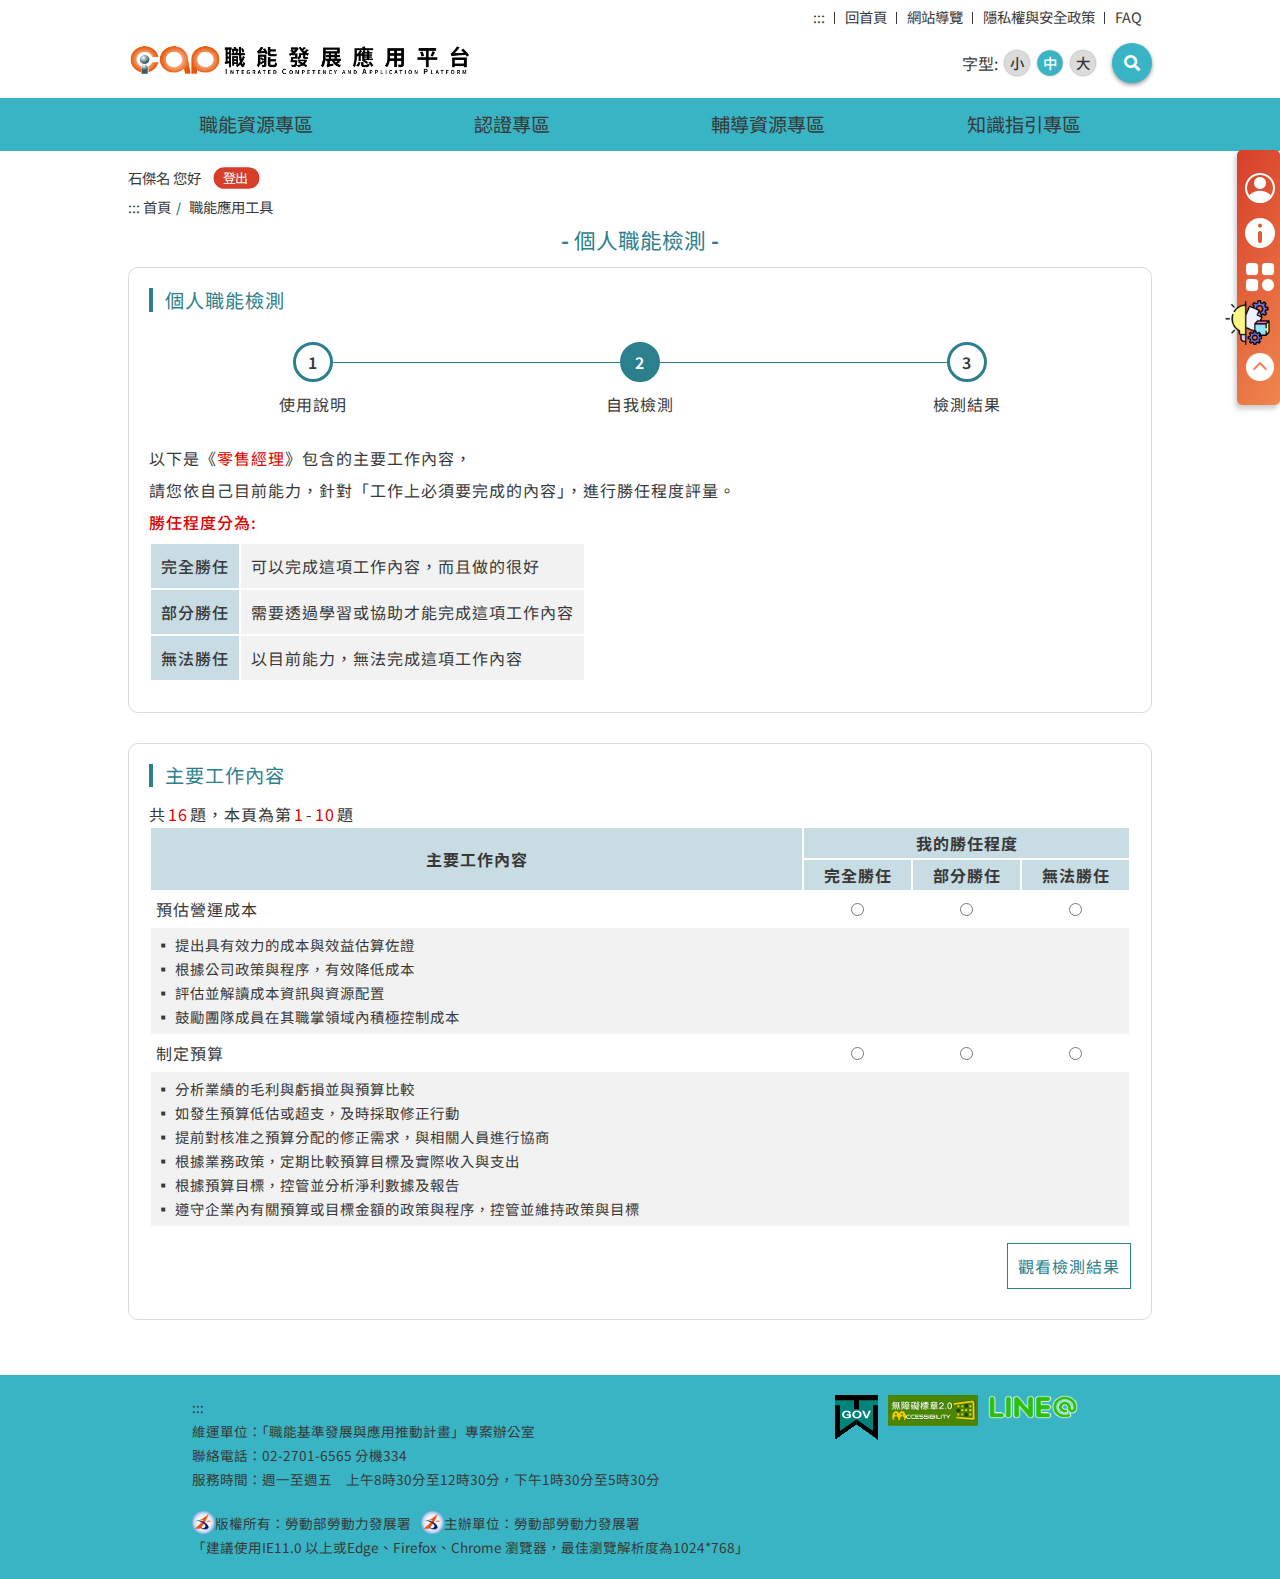
<file: assessment.html>
<!DOCTYPE html>
<html lang="en">

<head>
    <meta charset="UTF-8" />
    <meta http-equiv="X-UA-Compatible" content="IE=edge" />
    <meta content="width=device-width, initial-scale=1.0, maximum-scale=1.0, user-scalable=0, viewport-fit=cover"
        name="viewport" />
    <link rel="icon" href="image/favicon.ico" type="image/x-icon" />
    <link rel="stylesheet" href="https://cdnjs.cloudflare.com/ajax/libs/font-awesome/5.15.3/css/all.min.css"
        integrity="sha512-iBBXm8fW90+nuLcSKlbmrPcLa0OT92xO1BIsZ+ywDWZCvqsWgccV3gFoRBv0z+8dLJgyAHIhR35VZc2oM/gI1w=="
        crossorigin="anonymous" referrerpolicy="no-referrer" />
    <link rel="stylesheet" href="style/main.css" />
    <link rel="stylesheet" href="style/assessment.css" />
    <title>ICAP</title>
</head>

<body>
    <div id="navbar"></div>
    <div class="container">
        <div class="mainContent">
            <div class="topContent">
                <div class="user_tab">
                    <div class="memberWrap">
                        <a href="#" title="會員">石傑名 您好</a>
                        <a href="#" title="登出" class="signOut">登出<i class="fas fa-sign-out"></i></a>
                    </div>
                    <div class="currentTab">
                        <a accesskey="C" id="content" href="#content" title="主要內容區，此區塊呈現各網頁的網頁內容。">:::</a>
                        <span><a href="#">首頁</a></span>
                        <span><a href="#">職能應用工具</a></span>
                    </div>
                </div>
                <div class="currentPage"><a href="assessment.html">個人職能檢測</a></div>
            </div>
            <div class="card">
                <div class="cardTitle">個人職能檢測</div>
                <div class="progressbarWrap">
                    <ul class="progressbar">
                        <li>使用說明</li>
                        <li class="active">自我檢測</li>
                        <li>檢測結果</li>
                    </ul>
                </div>
                <p>以下是《<span style="color: #E00000;">零售經理</span>》包含的主要工作內容，</p>
                <p>請您依自己目前能力，針對「工作上必須要完成的內容」，進行勝任程度評量。</p>
                <p class="attention">勝任程度分為:</p>
                <table class="leftThead">
                    <tbody>
                        <tr>
                            <td>完全勝任</td>
                            <td>可以完成這項工作內容，而且做的很好</td>
                        </tr>
                        <tr>
                            <td>部分勝任</td>
                            <td>需要透過學習或協助才能完成這項工作內容</td>
                        </tr>
                        <tr>
                            <td>無法勝任</td>
                            <td>以目前能力，無法完成這項工作內容</td>
                        </tr>
                    </tbody>
                </table>
            </div>
            <div class="card">
                <h3 class="cardTitle">主要工作內容</h3>
                <div class="question">共<span>16</span>題，本頁為第<span>1</span>-<span>10</span>題</div>
                <table class="resultList">
                    <thead>
                        <tr>
                            <th rowspan="2">主要工作內容</th>
                            <th colspan="3">我的勝任程度</th>
                        </tr>
                        <tr class="qualified">
                            <th>完全勝任</th>
                            <th>部分勝任</th>
                            <th>無法勝任</th>
                        </tr>
                    </thead>
                    <tbody>
                        <tr>
                            <td>預估營運成本</td>
                            <td>
                                <input name="r1" type="radio" />
                            </td>
                            <td>
                                <input name="r1" type="radio" />
                            </td>
                            <td>
                                <input name="r1" type="radio" />
                            </td>
                        </tr>
                        <tr class="info">
                            <td colspan="4">
                                <div>▪ 提出具有效力的成本與效益估算佐證</div>
                                <div>▪ 根據公司政策與程序，有效降低成本</div>
                                <div>▪ 評估並解讀成本資訊與資源配置</div>
                                <div>▪ 鼓勵團隊成員在其職掌領域內積極控制成本</div>
                            </td>
                        </tr>
                        <tr>
                            <td>制定預算</td>
                            <td>
                                <input name="r2" type="radio" />
                            </td>
                            <td>
                                <input name="r2" type="radio" />
                            </td>
                            <td>
                                <input name="r2" type="radio" />
                            </td>
                        </tr>
                        <tr class="info">
                            <td colspan="4">
                                <div>▪ 分析業績的毛利與虧損並與預算比較</div>
                                <div>▪ 如發生預算低估或超支，及時採取修正行動</div>
                                <div>▪ 提前對核准之預算分配的修正需求，與相關人員進行協商</div>
                                <div>▪ 根據業務政策，定期比較預算目標及實際收入與支出</div>
                                <div>▪ 根據預算目標，控管並分析淨利數據及報告</div>
                                <div>▪ 遵守企業內有關預算或目標金額的政策與程序，控管並維持政策與目標</div>
                            </td>
                        </tr>
                    </tbody>
                </table>
                <div style="text-align: right; margin-top: 15px;">
                    <a href="result.html" class="primaryBtn btn" style="display: inline-block;">觀看檢測結果</a>
                </div>
            </div>
        </div>
    </div>
    <div id="footer"></div>
    <script src="script/jquery-3.3.0.min.js"></script>
    <script src="script/main.js"></script>
</body>

</html>
</file>
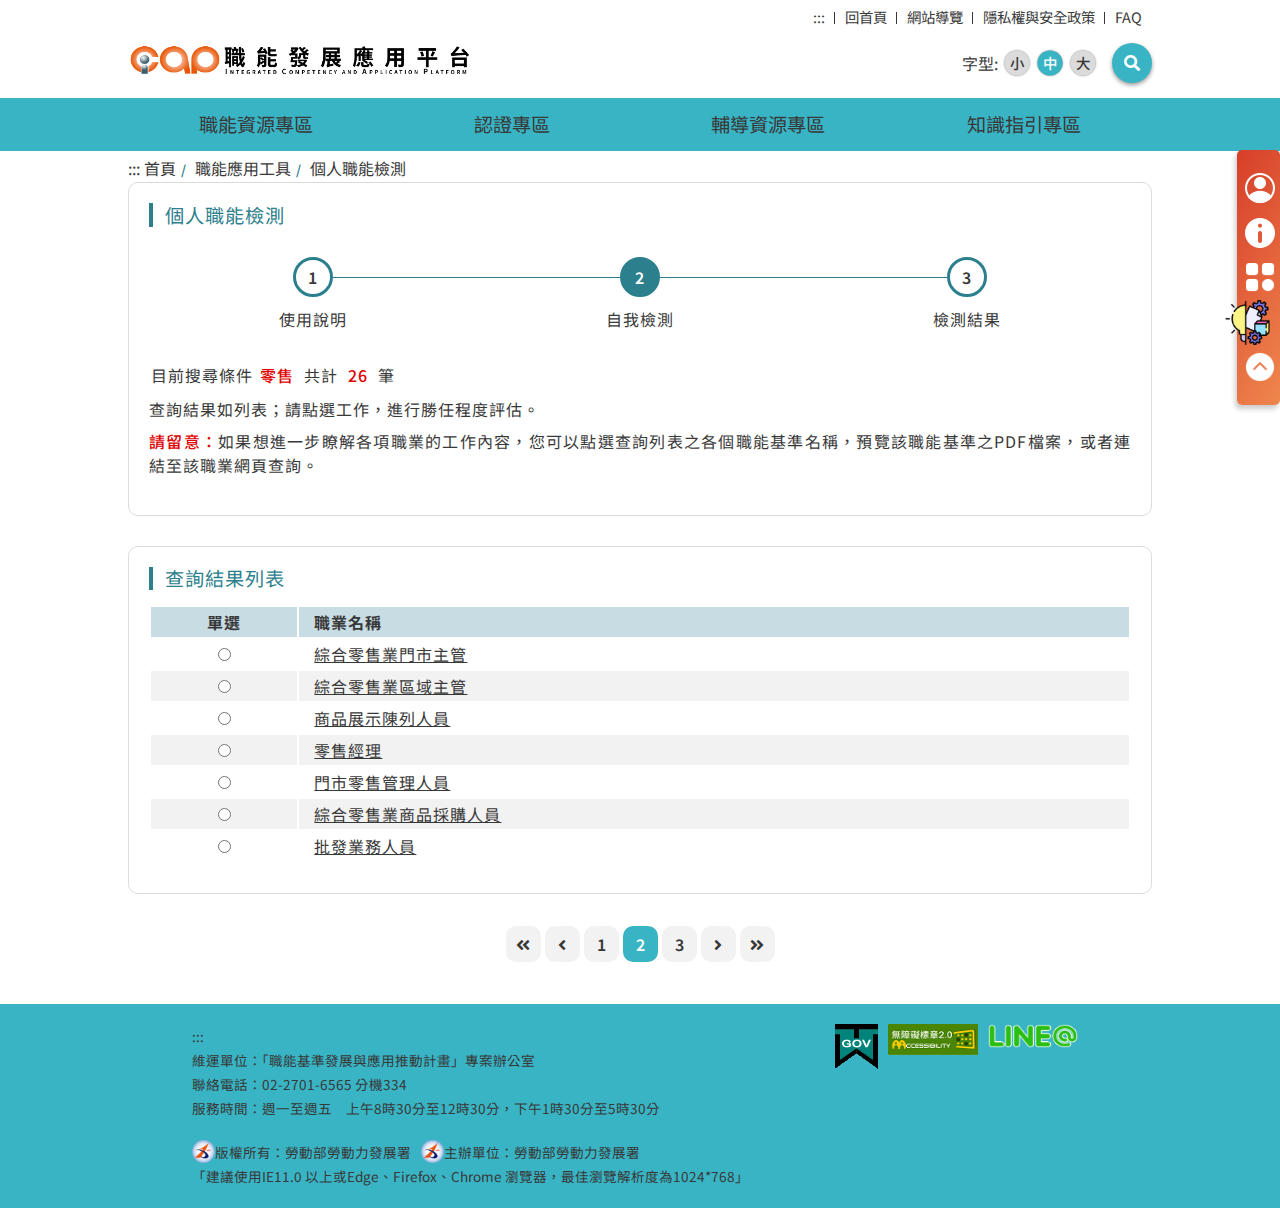
<file: chooseOcc copy.html>
<!DOCTYPE html>
<html lang="en">

<head>
    <meta charset="UTF-8" />
    <meta http-equiv="X-UA-Compatible" content="IE=edge" />
    <meta content="width=device-width, initial-scale=1.0, maximum-scale=1.0, user-scalable=0, viewport-fit=cover"
        name="viewport" />
    <link rel="icon" href="image/favicon.ico" type="image/x-icon" />
    <link rel="stylesheet" href="https://cdnjs.cloudflare.com/ajax/libs/font-awesome/5.15.3/css/all.min.css"
        integrity="sha512-iBBXm8fW90+nuLcSKlbmrPcLa0OT92xO1BIsZ+ywDWZCvqsWgccV3gFoRBv0z+8dLJgyAHIhR35VZc2oM/gI1w=="
        crossorigin="anonymous" referrerpolicy="no-referrer" />
    <link rel="stylesheet" href="style/main.css" />
    <link rel="stylesheet" href="style/chooseOcc.css" />
    <title>ICAP</title>
</head>

<body>
    <div id="navbar"></div>
    <div class="container">
        <div id="leftSide"></div>
        <div class="rightSide">
            <div class="currentTab">
                <a accesskey="C" id="content" href="#content" title="主要內容區，此區塊呈現各網頁的網頁內容。">:::</a>
                <span><a href="#">首頁</a></span>
                <span><a href="#">職能應用工具</a></span>
                <span><a href="#">個人職能檢測</a></span>
            </div>
            <div class="card">
                <div class="cardTitle">個人職能檢測</div>
                <div class="progressbarWrap">
                    <ul class="progressbar">
                        <li>使用說明</li>
                        <li class="active">自我檢測</li>
                        <li>檢測結果</li>
                    </ul>
                </div>
                <table class="result">
                    <tbody>
                        <tr>
                            <td>目前搜尋條件</td>
                            <td>
                                <span class="keyword">零售</span>
                                <span>共計</span>
                                <span class="count">26</span>
                                <span>筆</span>
                            </td>
                        </tr>
                    </tbody>
                </table>
                <p>查詢結果如列表；請點選工作，進行勝任程度評估。</p>
                <p><span class="attention">請留意：</span>如果想進一步瞭解各項職業的工作內容，您可以點選查詢列表之各個職能基準名稱，預覽該職能基準之PDF檔案，或者連結至該職業網頁查詢。
                </p>
            </div>
            <div class="card">
                <h3 class="cardTitle">查詢結果列表</h3>
                <table class="resultList">
                    <thead>
                        <tr>
                            <th>單選</th>
                            <th>職業名稱</th>
                        </tr>
                    </thead>
                    <tbody>
                        <tr>
                            <td>
                                <input name="RowSelected" type="radio" />
                            </td>
                            <td><a href="#">綜合零售業門市主管</a></td>
                        </tr>
                        <tr>
                            <td>
                                <input name="RowSelected" type="radio" />
                            </td>
                            <td><a href="#">綜合零售業區域主管</a></td>
                        </tr>
                        <tr>
                            <td>
                                <input name="RowSelected" type="radio" />
                            </td>
                            <td><a href="#">商品展示陳列人員</a></td>
                        </tr>
                        <tr>
                            <td>
                                <input name="RowSelected" type="radio" />
                            </td>
                            <td><a href="#">零售經理</a></td>
                        </tr>
                        <tr>
                            <td>
                                <input name="RowSelected" type="radio" />
                            </td>
                            <td><a href="#">門市零售管理人員</a></td>
                        </tr>
                        </tr>
                        <tr>
                            <td>
                                <input name="RowSelected" type="radio" />
                            </td>
                            <td><a href="#">綜合零售業商品採購人員</a></td>
                        </tr>
                        </tr>
                        <tr>
                            <td>
                                <input name="RowSelected" type="radio" />
                            </td>
                            <td><a href="#">批發業務人員</a></td>
                        </tr>
                    </tbody>
                </table>
            </div>
            <div class="pagination">
                <ul class="page">
                    <li class="first">
                        <a title="前往第一頁" href="#"><i class="fas fa-angle-double-left" aria-hidden="true"></i></a>
                    </li>
                    <li class="prev">
                        <a title="前往上一頁" href="#"><i class="fas fa-angle-left" aria-hidden="true"></i></a>
                    </li>
                    <li class="">
                        <a title="1" href="#">1</a>
                    </li>
                    <li class="active">
                        <a title="2" href="#">2</a>
                    </li>
                    <li class="">
                        <a title="3" href="">3</a>
                    </li>
                    <li class="next">
                        <a title="前往下一頁" href="#"><i class="fas fa-angle-right" aria-hidden="true"></i></a>
                    </li>
                    <li class="last">
                        <a title="前往最後一頁" href="#"><i class="fas fa-angle-double-right" aria-hidden="true"></i></a>
                    </li>
                </ul>
            </div>
        </div>
    </div>
    <div id="footer"></div>
    <script src="script/jquery-3.3.0.min.js"></script>
    <script src="script/main.js"></script>
</body>

</html>
</file>
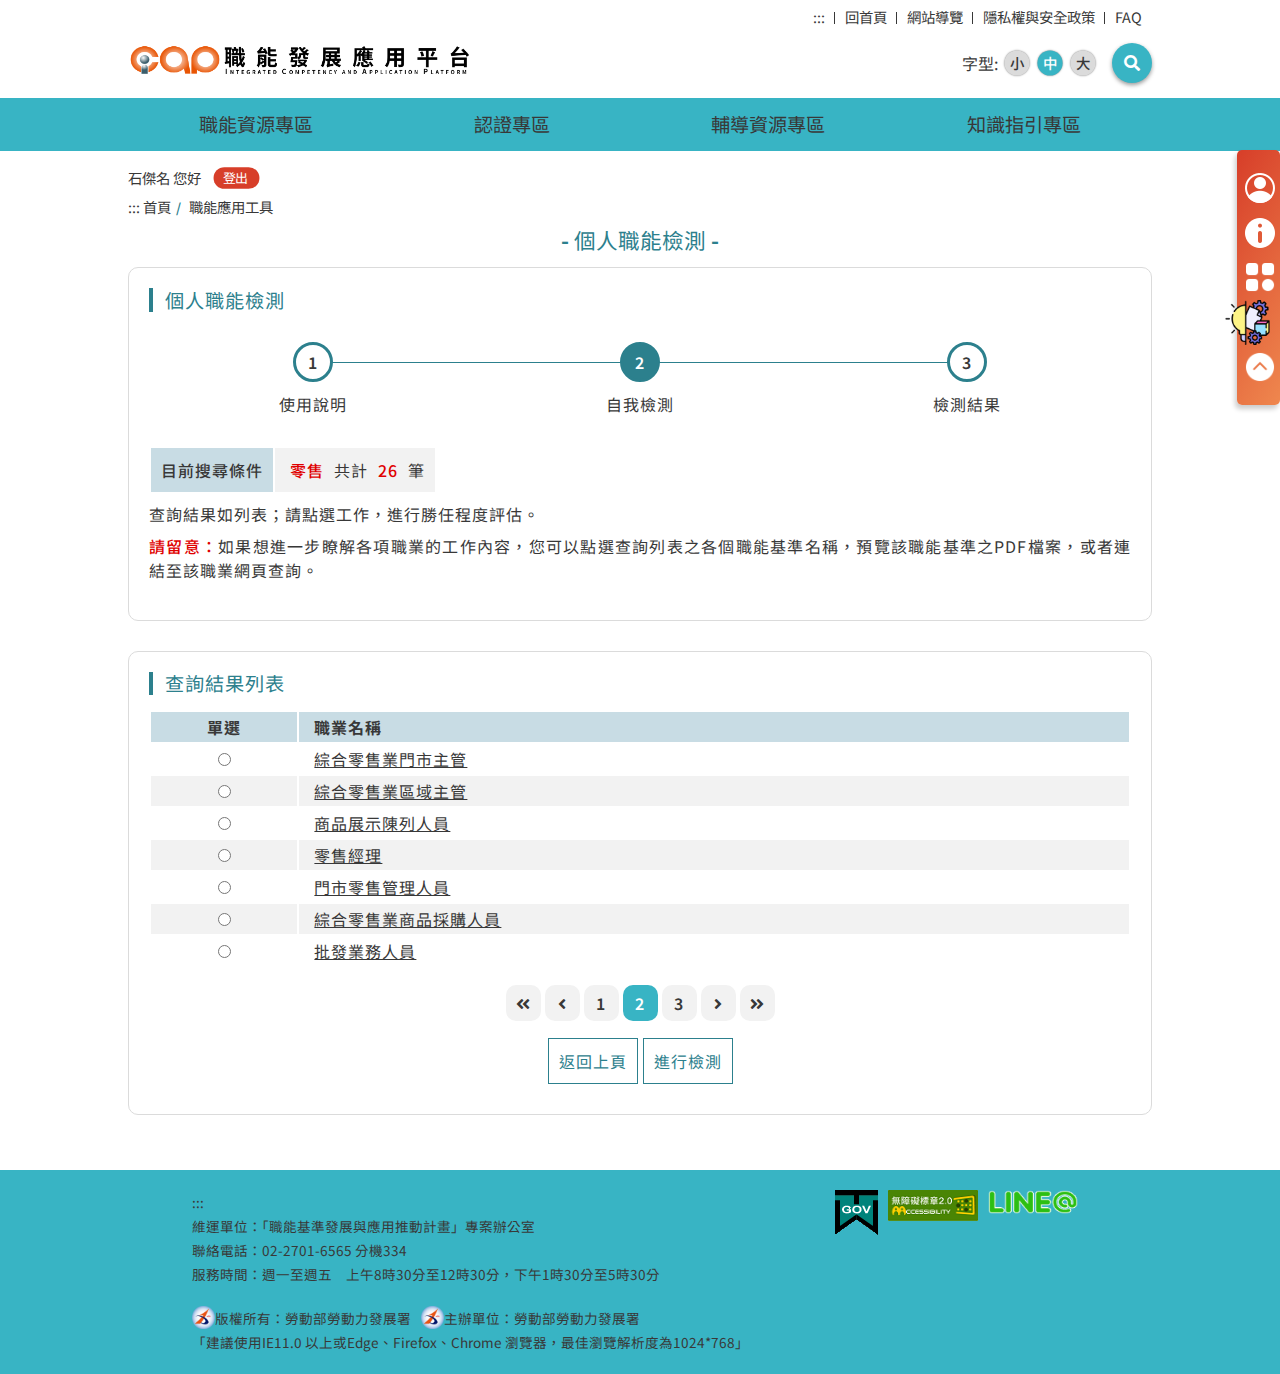
<file: chooseOcc.html>
<!DOCTYPE html>
<html lang="en">

<head>
    <meta charset="UTF-8" />
    <meta http-equiv="X-UA-Compatible" content="IE=edge" />
    <meta content="width=device-width, initial-scale=1.0, maximum-scale=1.0, user-scalable=0, viewport-fit=cover"
        name="viewport" />
    <link rel="icon" href="image/favicon.ico" type="image/x-icon" />
    <link rel="stylesheet" href="https://cdnjs.cloudflare.com/ajax/libs/font-awesome/5.15.3/css/all.min.css"
        integrity="sha512-iBBXm8fW90+nuLcSKlbmrPcLa0OT92xO1BIsZ+ywDWZCvqsWgccV3gFoRBv0z+8dLJgyAHIhR35VZc2oM/gI1w=="
        crossorigin="anonymous" referrerpolicy="no-referrer" />
    <link rel="stylesheet" href="style/main.css" />
    <link rel="stylesheet" href="style/chooseOcc.css" />
    <title>ICAP</title>
</head>

<body>
    <div id="navbar"></div>
    <div class="container">
        <div class="mainContent">
            <div class="topContent">
                <div class="user_tab">
                    <div class="memberWrap">
                        <a href="#" title="會員">石傑名 您好</a>
                        <a href="#" title="登出" class="signOut">登出<i class="fas fa-sign-out"></i></a>
                    </div>
                    <div class="currentTab">
                        <a accesskey="C" id="content" href="#content" title="主要內容區，此區塊呈現各網頁的網頁內容。">:::</a>
                        <span><a href="#">首頁</a></span>
                        <span><a href="#">職能應用工具</a></span>
                    </div>
                </div>
                <div class="currentPage"><a href="#">個人職能檢測</a></div>
            </div>
            <div class="card">
                <div class="cardTitle">個人職能檢測</div>
                <div class="progressbarWrap">
                    <ul class="progressbar">
                        <li>使用說明</li>
                        <li class="active">自我檢測</li>
                        <li>檢測結果</li>
                    </ul>
                </div>
                <table class="leftThead">
                    <tbody>
                        <tr>
                            <td>目前搜尋條件</td>
                            <td>
                                <span class="keyword">零售</span>
                                <span>共計</span>
                                <span class="count">26</span>
                                <span>筆</span>
                            </td>
                        </tr>
                    </tbody>
                </table>
                <p>查詢結果如列表；請點選工作，進行勝任程度評估。</p>
                <p><span class="attention">請留意：</span>如果想進一步瞭解各項職業的工作內容，您可以點選查詢列表之各個職能基準名稱，預覽該職能基準之PDF檔案，或者連結至該職業網頁查詢。
                </p>
            </div>
            <div class="card">
                <h3 class="cardTitle">查詢結果列表</h3>
                <table class="resultList">
                    <thead>
                        <tr>
                            <th>單選</th>
                            <th>職業名稱</th>
                        </tr>
                    </thead>
                    <tbody>
                        <tr>
                            <td>
                                <input name="RowSelected" type="radio" />
                            </td>
                            <td><a href="#">綜合零售業門市主管</a></td>
                        </tr>
                        <tr>
                            <td>
                                <input name="RowSelected" type="radio" />
                            </td>
                            <td><a href="#">綜合零售業區域主管</a></td>
                        </tr>
                        <tr>
                            <td>
                                <input name="RowSelected" type="radio" />
                            </td>
                            <td><a href="#">商品展示陳列人員</a></td>
                        </tr>
                        <tr>
                            <td>
                                <input name="RowSelected" type="radio" />
                            </td>
                            <td><a href="#">零售經理</a></td>
                        </tr>
                        <tr>
                            <td>
                                <input name="RowSelected" type="radio" />
                            </td>
                            <td><a href="#">門市零售管理人員</a></td>
                        </tr>
                        <tr>
                            <td>
                                <input name="RowSelected" type="radio" />
                            </td>
                            <td><a href="#">綜合零售業商品採購人員</a></td>
                        </tr>
                        <tr>
                            <td>
                                <input name="RowSelected" type="radio" />
                            </td>
                            <td><a href="#">批發業務人員</a></td>
                        </tr>
                    </tbody>
                </table>
                <div class="pagination">
                    <ul class="page">
                        <li class="first">
                            <a title="前往第一頁" href="#"><i class="fas fa-angle-double-left" aria-hidden="true"></i></a>
                        </li>
                        <li class="prev">
                            <a title="前往上一頁" href="#"><i class="fas fa-angle-left" aria-hidden="true"></i></a>
                        </li>
                        <li class="">
                            <a title="1" href="#">1</a>
                        </li>
                        <li class="active">
                            <a title="2" href="#">2</a>
                        </li>
                        <li class="">
                            <a title="3" href="">3</a>
                        </li>
                        <li class="next">
                            <a title="前往下一頁" href="#"><i class="fas fa-angle-right" aria-hidden="true"></i></a>
                        </li>
                        <li class="last">
                            <a title="前往最後一頁" href="#"><i class="fas fa-angle-double-right" aria-hidden="true"></i></a>
                        </li>
                    </ul>
                </div>
                <div style="text-align: center;">
                    <a href="result.html" class="primaryBtn btn" style="display: inline-block;">返回上頁</a>
                    <a href="result.html" class="primaryBtn btn" style="display: inline-block;">進行檢測</a>
                </div>
            </div>
        </div>
    </div>
    <div id="footer"></div>
    <script src="script/jquery-3.3.0.min.js"></script>
    <script src="script/main.js"></script>
</body>

</html>
</file>
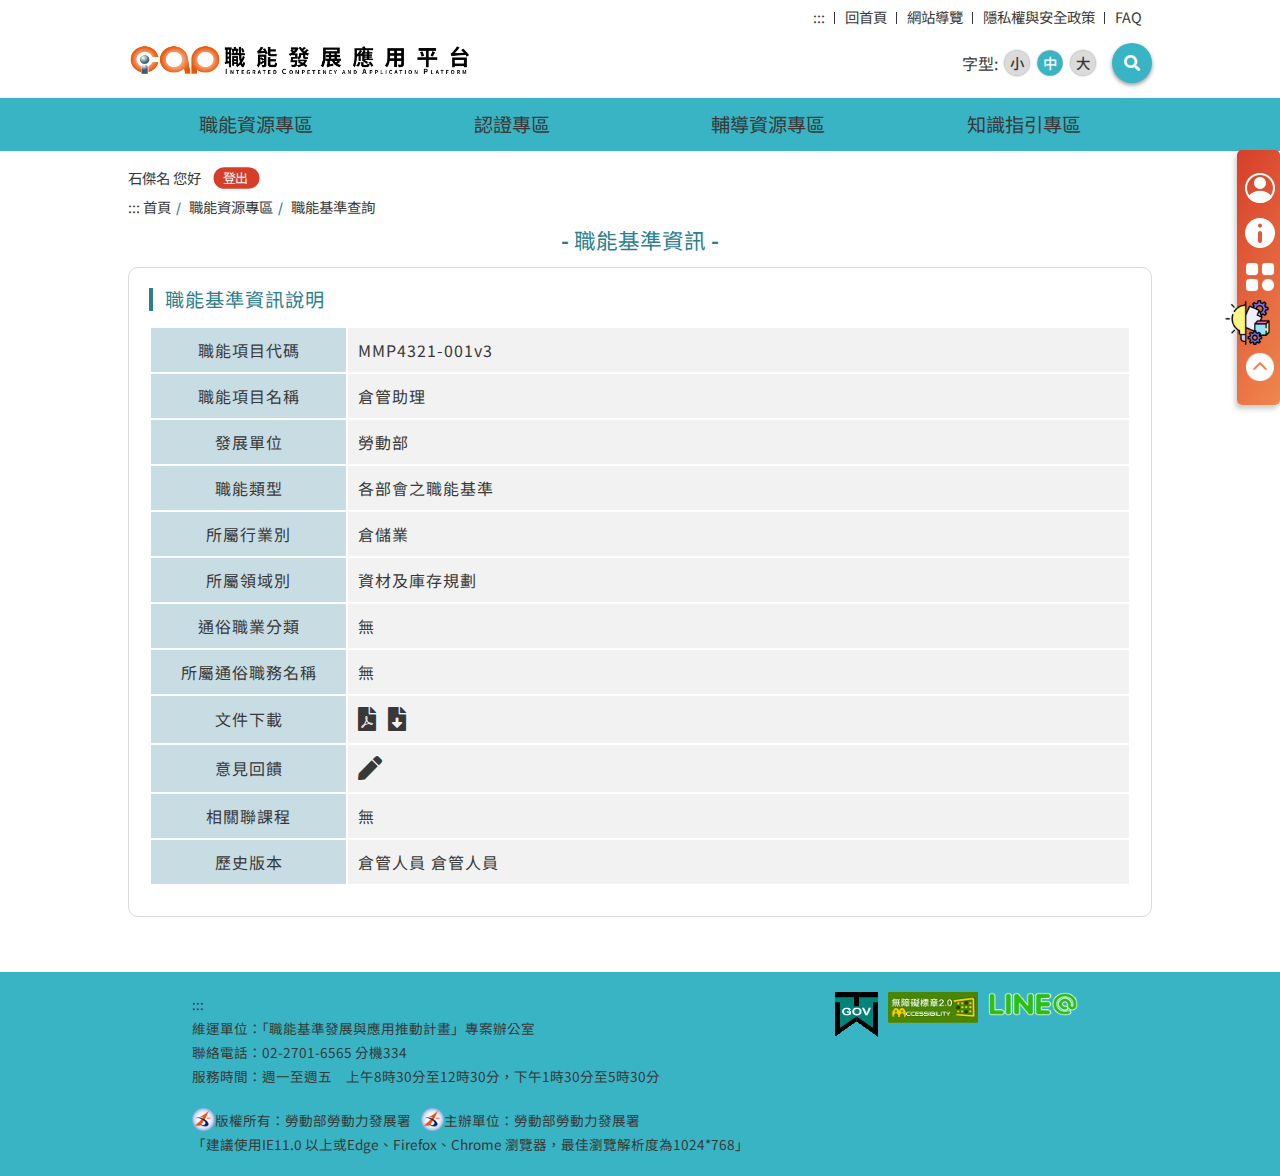
<file: info.html>
<!DOCTYPE html>
<html lang="en">

<head>
    <meta charset="UTF-8" />
    <meta http-equiv="X-UA-Compatible" content="IE=edge" />
    <meta content="width=device-width, initial-scale=1.0, maximum-scale=1.0, user-scalable=0, viewport-fit=cover"
        name="viewport" />
    <link rel="icon" href="image/favicon.ico" type="image/x-icon" />
    <link rel="stylesheet" href="https://cdnjs.cloudflare.com/ajax/libs/font-awesome/5.15.3/css/all.min.css"
        integrity="sha512-iBBXm8fW90+nuLcSKlbmrPcLa0OT92xO1BIsZ+ywDWZCvqsWgccV3gFoRBv0z+8dLJgyAHIhR35VZc2oM/gI1w=="
        crossorigin="anonymous" referrerpolicy="no-referrer" />
    <link rel="stylesheet" href="style/main.css" />
    <link rel="stylesheet" href="style/info.css" />
    <title>ICAP</title>
</head>

<body>
    <div id="navbar"></div>
    <div class="container">
        <div class="mainContent">
            <div class="topContent">
                <div class="user_tab">
                    <div class="memberWrap">
                        <a href="#" title="會員">石傑名 您好</a>
                        <a href="#" title="登出" class="signOut">登出<i class="fas fa-sign-out"></i></a>
                    </div>
                    <div class="currentTab">
                        <a accesskey="C" id="content" href="#content" title="主要內容區，此區塊呈現各網頁的網頁內容。">:::</a>
                        <span><a href="#">首頁</a></span>
                        <span><a href="#">職能資源專區</a></span>
                        <span><a href="search.html">職能基準查詢</a></span>
                    </div>
                </div>
                <div class="currentPage"><a href="info.html">職能基準資訊</a></div>
            </div>
            <div class="card">
                <h3 class="cardTitle">職能基準資訊說明</h3>
                <table class="table resultList">
                    <tbody>
                        <tr>
                            <td>職能項目代碼</td>
                            <td>MMP4321-001v3</td>
                        </tr>
                        <tr>
                            <td>職能項目名稱</td>
                            <td>倉管助理</td>
                        </tr>
                        <tr>
                            <td>發展單位</td>
                            <td>勞動部</td>
                        </tr>
                        <tr>
                            <td>職能類型</td>
                            <td>各部會之職能基準</td>
                        </tr>
                        <tr>
                            <td>所屬行業別</td>
                            <td>倉儲業</td>
                        </tr>
                        <tr>
                            <td>所屬領域別</td>
                            <td>資材及庫存規劃</td>
                        </tr>
                        <tr>
                            <td>通俗職業分類</td>
                            <td>無</td>
                        </tr>
                        <tr>
                            <td>所屬通俗職務名稱</td>
                            <td>無</td>
                        </tr>
                        <tr>
                            <td>文件下載</td>
                            <td class="icon">
                                <a href="#">
                                    <i class="fas fa-file-pdf" aria-hidden="true"></i>
                                    <span class="sr-only">下載PDF</span>
                                </a>
                                <a href="#">
                                    <i class="fas fa-file-download" aria-hidden="true"></i>
                                </a>
                            </td>
                        </tr>
                        <tr>
                            <td>意見回饋</td>
                            <td class="icon">
                                <a href="#">
                                    <i class="fas fa-pen" aria-hidden="true"></i>
                                    <span class="sr-only">意見回饋</span>
                                </a>
                            </td>
                        </tr>
                        <tr>
                            <td>相關聯課程</td>
                            <td>無</td>
                        </tr>
                        <tr>
                            <td>歷史版本</td>
                            <td>倉管人員 倉管人員
                            </td>
                        </tr>
                    </tbody>
                </table>
            </div>
        </div>
    </div>
    <div id="footer"></div>
    <script src="script/jquery-3.3.0.min.js"></script>
    <script src="script/main.js"></script>
</body>

</html>
</file>
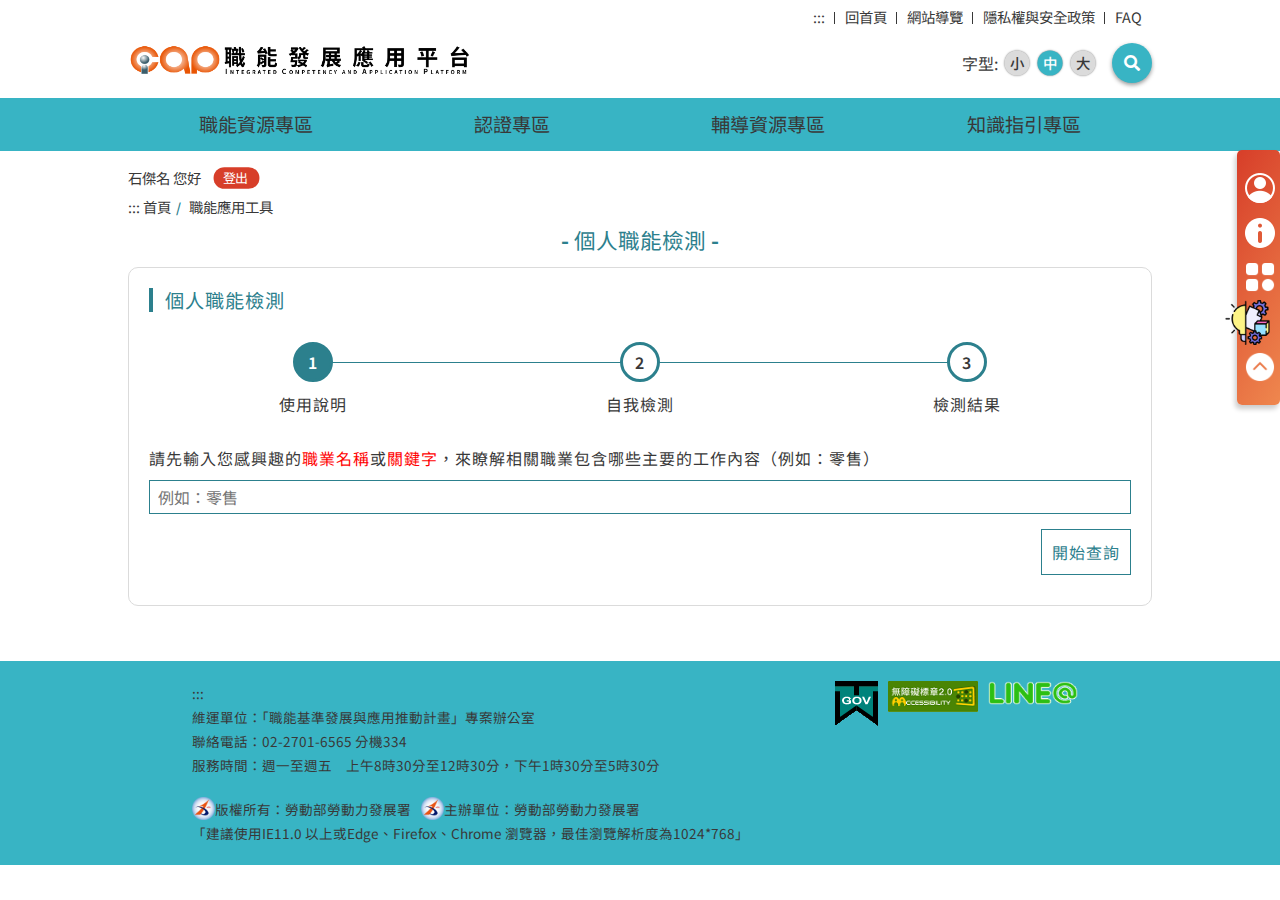
<file: personalTest.html>
<!DOCTYPE html>
<html lang="en">

<head>
    <meta charset="UTF-8" />
    <meta http-equiv="X-UA-Compatible" content="IE=edge" />
    <meta content="width=device-width, initial-scale=1.0, maximum-scale=1.0, user-scalable=0, viewport-fit=cover"
        name="viewport" />
    <link rel="icon" href="image/favicon.ico" type="image/x-icon" />
    <link rel="stylesheet" href="https://cdnjs.cloudflare.com/ajax/libs/font-awesome/5.15.3/css/all.min.css"
        integrity="sha512-iBBXm8fW90+nuLcSKlbmrPcLa0OT92xO1BIsZ+ywDWZCvqsWgccV3gFoRBv0z+8dLJgyAHIhR35VZc2oM/gI1w=="
        crossorigin="anonymous" referrerpolicy="no-referrer" />
    <link rel="stylesheet" href="style/main.css" />
    <title>ICAP</title>
</head>

<body>
    <div id="navbar"></div>
    <div class="container">
        <div class="mainContent">
            <div class="topContent">
                <div class="user_tab">
                    <div class="memberWrap">
                        <a href="#" title="會員">石傑名 您好</a>
                        <a href="#" title="登出" class="signOut">登出<i class="fas fa-sign-out"></i></a>
                    </div>
                    <div class="currentTab">
                        <a accesskey="C" id="content" href="#content" title="主要內容區，此區塊呈現各網頁的網頁內容。">:::</a>
                        <span><a href="#">首頁</a></span>
                        <span><a href="#">職能應用工具</a></span>
                    </div>
                </div>
                <div class="currentPage"><a href="#">個人職能檢測</a></div>
            </div>
            <div class="card">
                <div class="cardTitle">個人職能檢測</div>
                <div class="progressbarWrap">
                    <ul class="progressbar">
                        <li class="active">使用說明</li>
                        <li>自我檢測</li>
                        <li>檢測結果</li>
                    </ul>
                </div>
                <p style="margin-bottom: 10px;">請先輸入您感興趣的<span style="color: red;">職業名稱</span>或<span
                        style="color: red;">關鍵字</span>，來瞭解相關職業包含哪些主要的工作內容（例如：零售）</p>
                <input type="text" class="formControl" id="keyword" placeholder="例如：零售" />
                <div style="text-align: right; margin-top: 15px;">
                    <a href="result.html" class="primaryBtn btn" style="display: inline-block;">開始查詢</a>
                </div>
            </div>
        </div>
    </div>
    <div id="footer"></div>
    <script src="script/jquery-3.3.0.min.js"></script>
    <script src="script/main.js"></script>
</body>

</html>
</file>
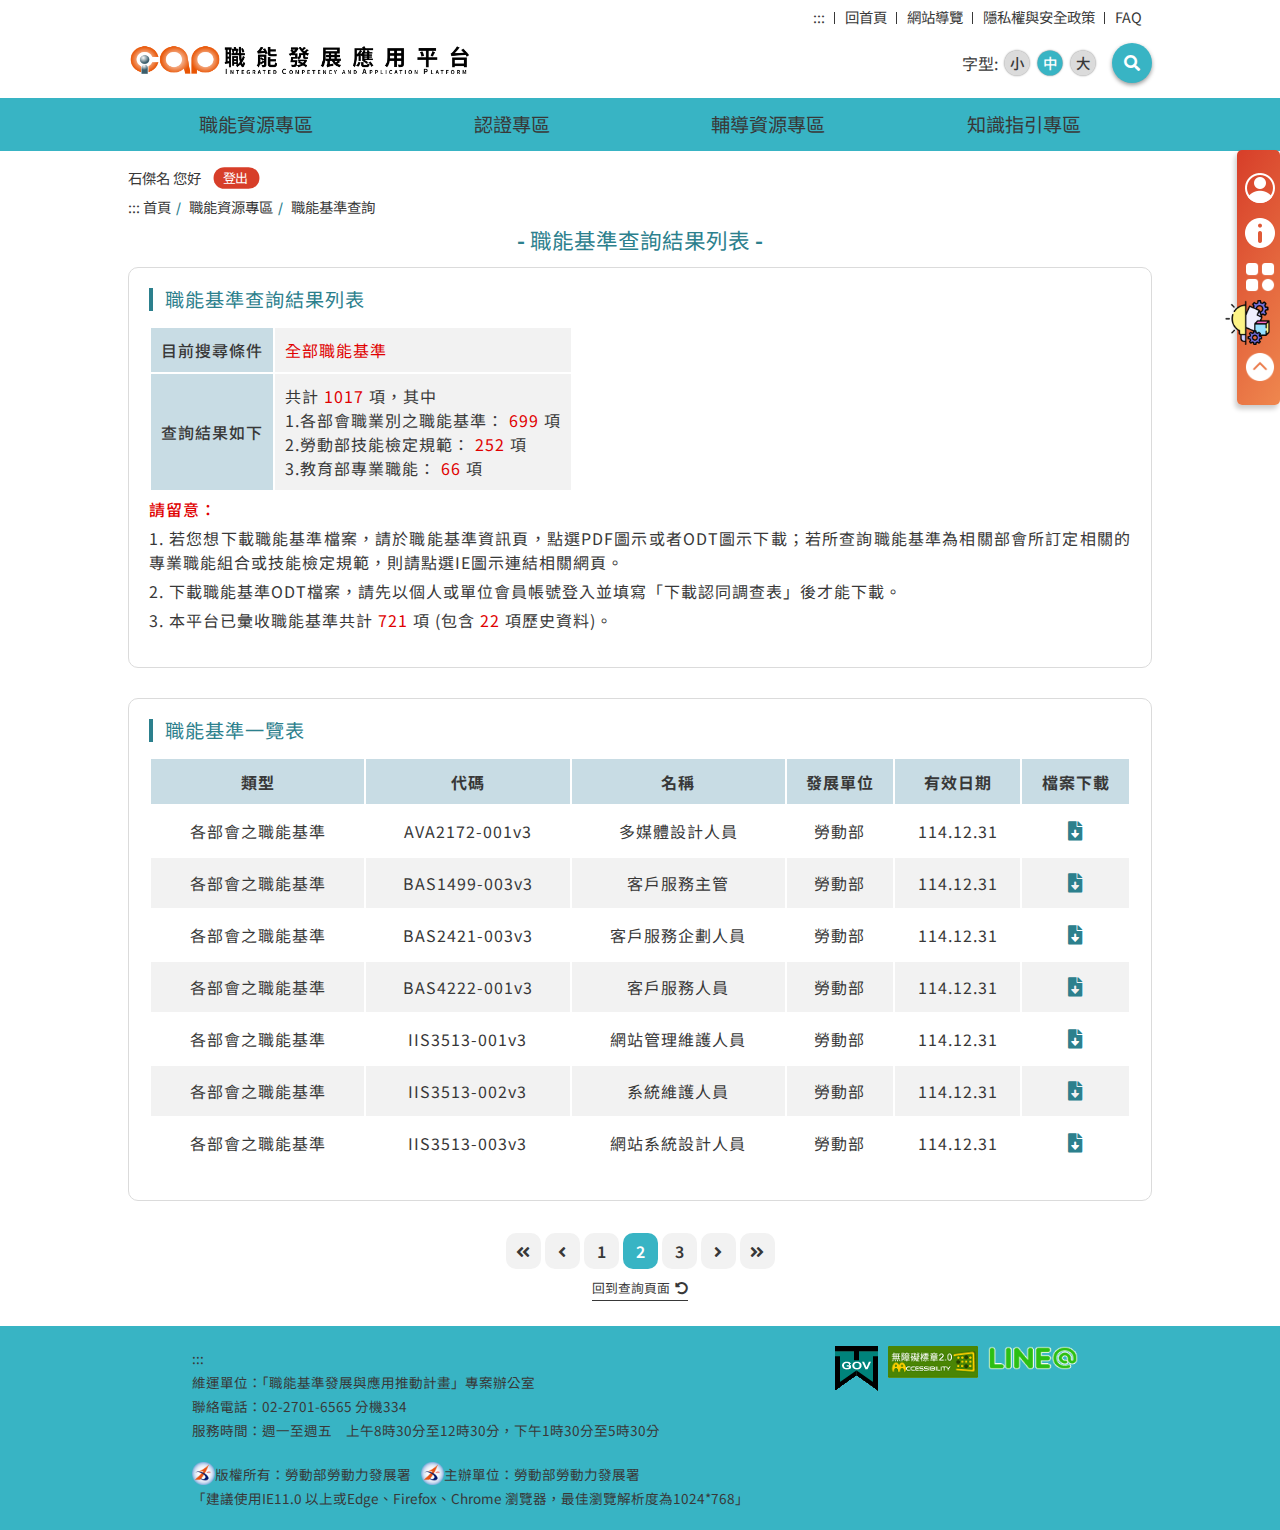
<file: result.html>
<!DOCTYPE html>
<html lang="en">

<head>
    <meta charset="UTF-8" />
    <meta http-equiv="X-UA-Compatible" content="IE=edge" />
    <meta content="width=device-width, initial-scale=1.0, maximum-scale=1.0, user-scalable=0, viewport-fit=cover"
        name="viewport" />
    <link rel="icon" href="image/favicon.ico" type="image/x-icon" />
    <link rel="stylesheet" href="https://cdnjs.cloudflare.com/ajax/libs/font-awesome/5.15.3/css/all.min.css"
        integrity="sha512-iBBXm8fW90+nuLcSKlbmrPcLa0OT92xO1BIsZ+ywDWZCvqsWgccV3gFoRBv0z+8dLJgyAHIhR35VZc2oM/gI1w=="
        crossorigin="anonymous" referrerpolicy="no-referrer" />
    <link rel="stylesheet" href="style/main.css" />
    <link rel="stylesheet" href="style/result.css" />
    <title>ICAP</title>
</head>

<body>
    <div id="navbar"></div>
    <div class="container">
        <div class="mainContent">
            <div class="topContent">
                <div class="user_tab">
                    <div class="memberWrap">
                        <a href="#" title="會員">石傑名 您好</a>
                        <a href="#" title="登出" class="signOut">登出<i class="fas fa-sign-out"></i></a>
                    </div>
                    <div class="currentTab">
                        <a accesskey="C" id="content" href="#content" title="主要內容區，此區塊呈現各網頁的網頁內容。">:::</a>
                        <span><a href="#">首頁</a></span>
                        <span><a href="#">職能資源專區</a></span>
                        <span><a href="search.html">職能基準查詢</a></span>
                    </div>
                </div>
                <div class="currentPage"><a href="result.html">職能基準查詢結果列表</a></div>
            </div>
            <div class="card result">
                <h3 class="cardTitle">職能基準查詢結果列表</h3>
                <table class="leftThead">
                    <tbody>
                        <tr>
                            <td>目前搜尋條件</td>
                            <td>
                                <span style="color:#E00000;">全部職能基準</span>
                            </td>
                        </tr>
                        <tr>
                            <td>查詢結果如下</td>
                            <td>
                                共計<span id="ctl00_ContentPlaceHolderNoMenu_resultCount" style="color:#E00000;"> 1017
                                </span>項，其中<br> 1.各部會職業別之職能基準：
                                <span id="ctl00_ContentPlaceHolderNoMenu_icapCount" style="color:#E00000;">699
                                </span>項<br> 2.勞動部技能檢定規範：
                                <span id="ctl00_ContentPlaceHolderNoMenu_wdaCount" style="color:#E00000;">252
                                </span>項<br> 3.教育部專業職能：
                                <span id="ctl00_ContentPlaceHolderNoMenu_ucanCount" style="color:#E00000;">66
                                </span>項
                            </td>
                        </tr>
                    </tbody>
                </table>
                <div class="attention">請留意：</div>
                <p>1. 若您想下載職能基準檔案，請於職能基準資訊頁，點選PDF圖示或者ODT圖示下載；若所查詢職能基準為相關部會所訂定相關的專業職能組合或技能檢定規範，則請點選IE圖示連結相關網頁。</p>
                <p>2. 下載職能基準ODT檔案，請先以個人或單位會員帳號登入並填寫「下載認同調查表」後才能下載。</p>
                <p>3. 本平台已彙收職能基準共計 <span id="" style="color:#E00000;">721</span> 項 (包含
                    <span style="color:#E00000;">22 </span>項歷史資料)。
                </p>
            </div>
            <div class="card">
                <h3 class="cardTitle">職能基準一覽表</h3>
                <table class="resultList">
                    <thead>
                        <tr>
                            <th>類型</th>
                            <th>代碼</th>
                            <th>名稱</th>
                            <th>發展單位</th>
                            <th>有效日期</th>
                            <th>檔案下載</th>
                        </tr>
                    </thead>
                    <tbody>
                        <tr>
                            <td>各部會之職能基準</td>
                            <td>AVA2172-001v3</td>
                            <td>多媒體設計人員</td>
                            <td>勞動部</td>
                            <td>114.12.31</td>
                            <td>
                                <a class="btn" href="info.html">
                                    <i class="fas fa-file-download" aria-hidden="true"></i>
                                </a>
                            </td>
                        </tr>
                        <tr>
                            <td>各部會之職能基準</td>
                            <td>BAS1499-003v3</td>
                            <td>客戶服務主管</td>
                            <td>勞動部</td>
                            <td>114.12.31</td>
                            <td>
                                <a class="btn" href="info.html">
                                    <i class="fas fa-file-download" aria-hidden="true"></i>
                                </a>
                            </td>
                        </tr>
                        <tr>
                            <td>各部會之職能基準</td>
                            <td>BAS2421-003v3</td>
                            <td>客戶服務企劃人員</td>
                            <td>勞動部</td>
                            <td>114.12.31</td>
                            <td>
                                <a class="btn" href="info.html">
                                    <i class="fas fa-file-download" aria-hidden="true"></i>
                                </a>
                            </td>
                        </tr>
                        <tr>
                            <td>各部會之職能基準</td>
                            <td>BAS4222-001v3</td>
                            <td>客戶服務人員</td>
                            <td>勞動部</td>
                            <td>114.12.31</td>
                            <td>
                                <a class="btn" href="info.html">
                                    <i class="fas fa-file-download" aria-hidden="true"></i>
                                </a>
                            </td>
                        </tr>
                        <tr>
                            <td>各部會之職能基準</td>
                            <td>IIS3513-001v3</td>
                            <td>網站管理維護人員</td>
                            <td>勞動部</td>
                            <td>114.12.31</td>
                            <td>
                                <a class="btn" href="info.html">
                                    <i class="fas fa-file-download" aria-hidden="true"></i>
                                </a>
                            </td>
                        </tr>
                        <tr>
                            <td>各部會之職能基準</td>
                            <td>IIS3513-002v3</td>
                            <td>系統維護人員</td>
                            <td>勞動部</td>
                            <td>114.12.31</td>
                            <td>
                                <a class="btn" href="info.html">
                                    <i class="fas fa-file-download" aria-hidden="true"></i>
                                </a>
                            </td>
                        </tr>
                        <tr>
                            <td>各部會之職能基準</td>
                            <td>IIS3513-003v3</td>
                            <td>網站系統設計人員</td>
                            <td>勞動部</td>
                            <td>114.12.31</td>
                            <td>
                                <a class="btn" href="info.html">
                                    <i class="fas fa-file-download" aria-hidden="true"></i>
                                </a>
                            </td>
                        </tr>
                    </tbody>
                </table>
            </div>
            <div class="pagination">
                <ul class="page">
                    <li class="first">
                        <a title="前往第一頁" href="#"><i class="fas fa-angle-double-left" aria-hidden="true"></i></a>
                    </li>
                    <li class="prev">
                        <a title="前往上一頁" href="#"><i class="fas fa-angle-left" aria-hidden="true"></i></a>
                    </li>
                    <li class="">
                        <a title="1" href="#">1</a>
                    </li>
                    <li class="active">
                        <a title="2" href="#">2</a>
                    </li>
                    <li class="">
                        <a title="3" href="">3</a>
                    </li>
                    <li class="next">
                        <a title="前往下一頁" href="#"><i class="fas fa-angle-right" aria-hidden="true"></i></a>
                    </li>
                    <li class="last">
                        <a title="前往最後一頁" href="#"><i class="fas fa-angle-double-right" aria-hidden="true"></i></a>
                    </li>
                </ul>
            </div>
            <div class="back">
                <a href="search.html">回到查詢頁面<i class="fas fa-undo-alt" aria-hidden="true"></i></a>
            </div>
        </div>
    </div>
    <div id="footer"></div>
    <script src="script/jquery-3.3.0.min.js"></script>
    <script src="script/main.js"></script>
</body>

</html>
</file>
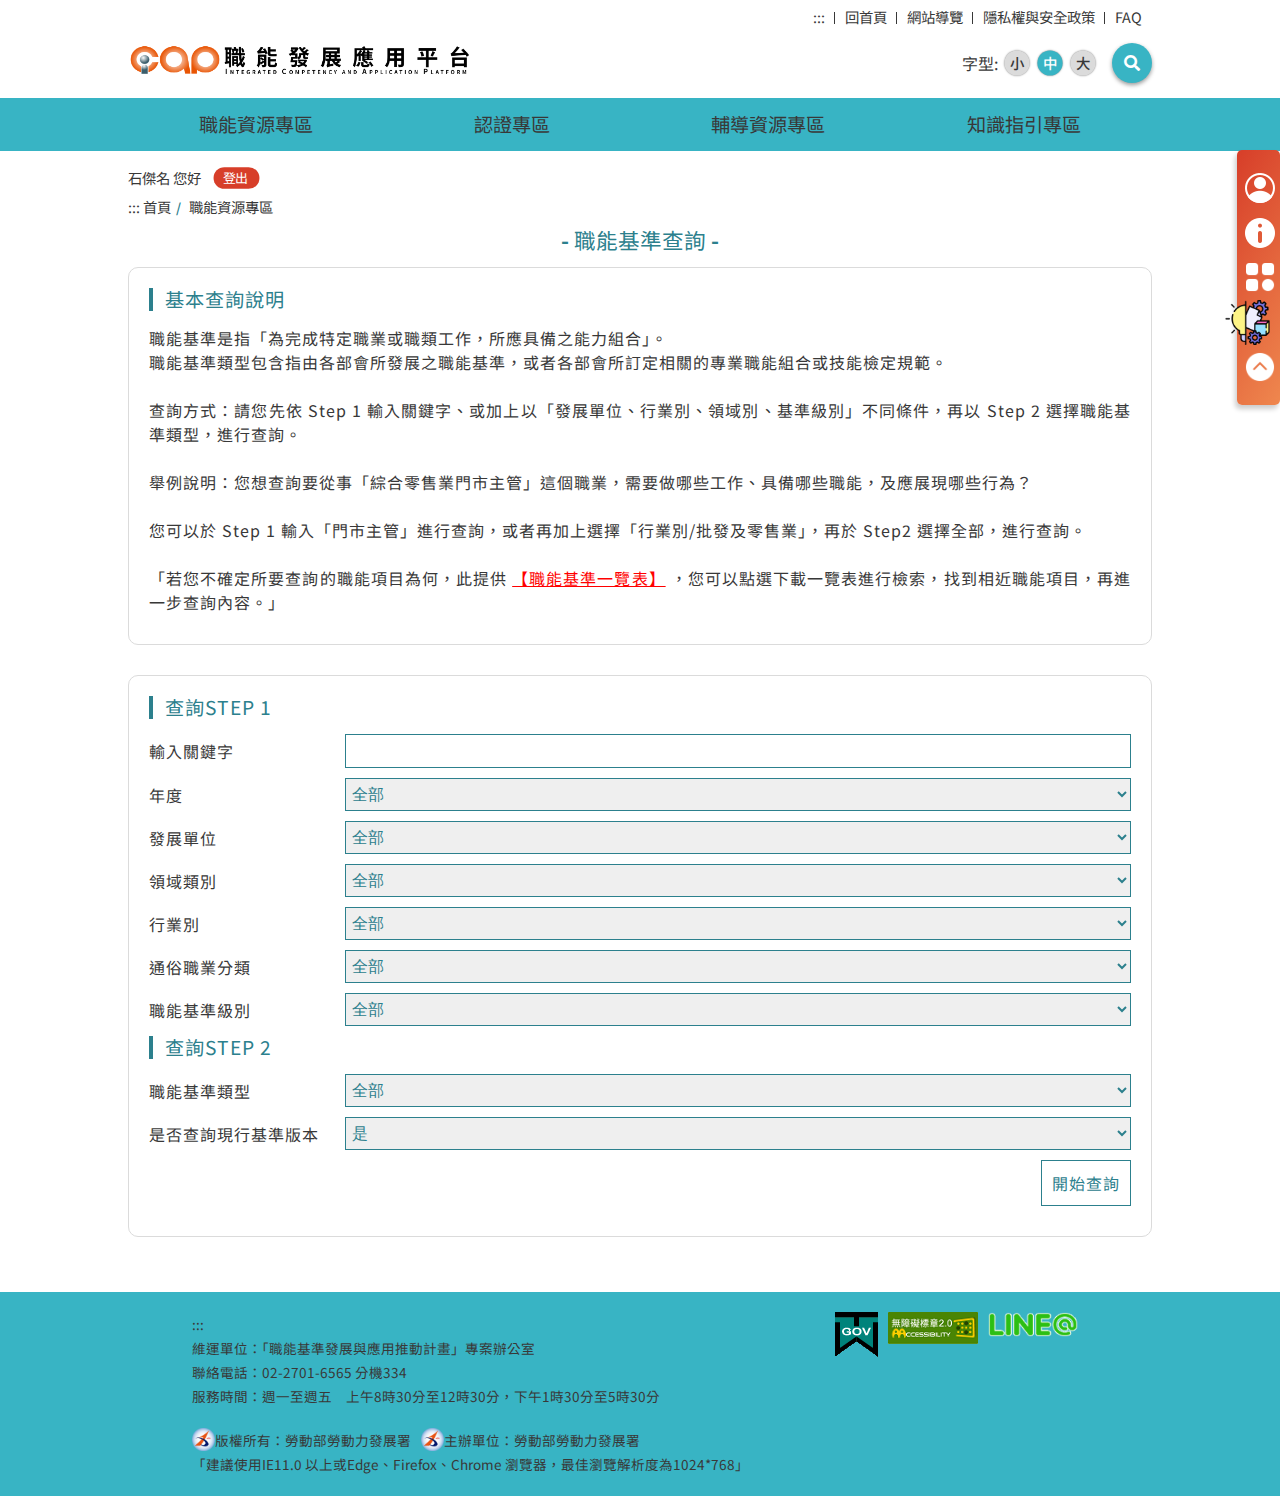
<file: search.html>
<!DOCTYPE html>
<html lang="en">

<head>
    <meta charset="UTF-8" />
    <meta http-equiv="X-UA-Compatible" content="IE=edge" />
    <meta content="width=device-width, initial-scale=1.0, maximum-scale=1.0, user-scalable=0, viewport-fit=cover"
        name="viewport" />
    <link rel="icon" href="image/favicon.ico" type="image/x-icon" />
    <link rel="stylesheet" href="https://cdnjs.cloudflare.com/ajax/libs/font-awesome/5.15.3/css/all.min.css"
        integrity="sha512-iBBXm8fW90+nuLcSKlbmrPcLa0OT92xO1BIsZ+ywDWZCvqsWgccV3gFoRBv0z+8dLJgyAHIhR35VZc2oM/gI1w=="
        crossorigin="anonymous" referrerpolicy="no-referrer" />
    <link rel="stylesheet" href="style/main.css" />
    <title>ICAP</title>
</head>

<body>
    <div id="navbar"></div>
    <div class="container">
        <div class="mainContent">
            <div class="topContent">
                <div class="user_tab">
                    <div class="memberWrap">
                        <a href="#" title="會員">石傑名 您好</a>
                        <a href="#" title="登出" class="signOut">登出<i class="fas fa-sign-out"></i></a>
                    </div>
                    <div class="currentTab">
                        <a accesskey="C" id="content" href="#content" title="主要內容區，此區塊呈現各網頁的網頁內容。">:::</a>
                        <span><a href="#">首頁</a></span>
                        <span><a href="#">職能資源專區</a></span>
                    </div>
                </div>
                <div class="currentPage"><a href="search.html">職能基準查詢</a></div>
            </div>
            <div class="card">
                <h3 class="cardTitle">基本查詢說明</h3>
                <p>職能基準是指「為完成特定職業或職類工作，所應具備之能力組合」。</p>
                <p>職能基準類型包含指由各部會所發展之職能基準，或者各部會所訂定相關的專業職能組合或技能檢定規範。</p>
                <br />
                <p>查詢方式：請您先依 Step 1 輸入關鍵字、或加上以「發展單位、行業別、領域別、基準級別」不同條件，再以 Step 2 選擇職能基準類型，進行查詢。</p>
                <br />
                <p>舉例說明：您想查詢要從事「綜合零售業門市主管」這個職業，需要做哪些工作、具備哪些職能，及應展現哪些行為？</p>
                <br />
                <p>您可以於 Step 1 輸入「門市主管」進行查詢，或者再加上選擇「行業別/批發及零售業」，再於 Step2 選擇全部，進行查詢。</p>
                <br />
                <p>
                    <span>「若您不確定所要查詢的職能項目為何，此提供</span>
                    <a href="#" style="color: red; text-decoration: underline;">【職能基準一覽表】</a>
                    <span>，您可以點選下載一覽表進行檢索，找到相近職能項目，再進一步查詢內容。」</span>
                </p>
            </div>
            <div class="card">
                <h3 class="cardTitle">查詢STEP 1</h3>
                <form>
                    <div class="formGroup">
                        <label>輸入關鍵字</label>
                        <input type="text" class="formControl" />
                    </div>
                    <div class="formGroup">
                        <label>年度</label>
                        <select class="formSelect">
                            <option selected>全部</option>
                            <option value="1">One</option>
                            <option value="2">Two</option>
                            <option value="3">Three</option>
                        </select>
                    </div>
                    <div class="formGroup">
                        <label>發展單位</label>
                        <select class="formSelect">
                            <option selected>全部</option>
                            <option value="1">One</option>
                            <option value="2">Two</option>
                            <option value="3">Three</option>
                        </select>
                    </div>
                    <div class="formGroup">
                        <label>領域類別</label>
                        <select class="formSelect">
                            <option selected>全部</option>
                            <option value="1">One</option>
                            <option value="2">Two</option>
                            <option value="3">Three</option>
                        </select>
                    </div>
                    <div class="formGroup">
                        <label>行業別</label>
                        <select class="formSelect">
                            <option selected>全部</option>
                            <option value="1">One</option>
                            <option value="2">Two</option>
                            <option value="3">Three</option>
                        </select>
                    </div>
                    <div class="formGroup">
                        <label>通俗職業分類</label>
                        <select class="formSelect">
                            <option selected>全部</option>
                            <option value="1">One</option>
                            <option value="2">Two</option>
                            <option value="3">Three</option>
                        </select>
                    </div>
                    <div class="formGroup">
                        <label>職能基準級別</label>
                        <select class="formSelect">
                            <option selected>全部</option>
                            <option value="1">One</option>
                            <option value="2">Two</option>
                            <option value="3">Three</option>
                        </select>
                    </div>
                    <h3 class="cardTitle">查詢STEP 2</h3>
                    <div class="formGroup">
                        <label>職能基準類型</label>
                        <select class="formSelect">
                            <option selected>全部</option>
                            <option value="1">One</option>
                            <option value="2">Two</option>
                            <option value="3">Three</option>
                        </select>
                    </div>
                    <div class="formGroup">
                        <label>是否查詢現行基準版本</label>
                        <select class="formSelect">
                            <option selected>是</option>
                            <option value="1">One</option>
                            <option value="2">Two</option>
                            <option value="3">Three</option>
                        </select>
                    </div>
                    <div style="text-align: right;">
                        <a href="result.html" class="primaryBtn btn" style="display: inline-block;">開始查詢</a>
                    </div>
                </form>
            </div>
        </div>
    </div>
    <div id="footer"></div>
    <script src="script/jquery-3.3.0.min.js"></script>
    <script src="script/main.js"></script>
</body>

</html>
</file>
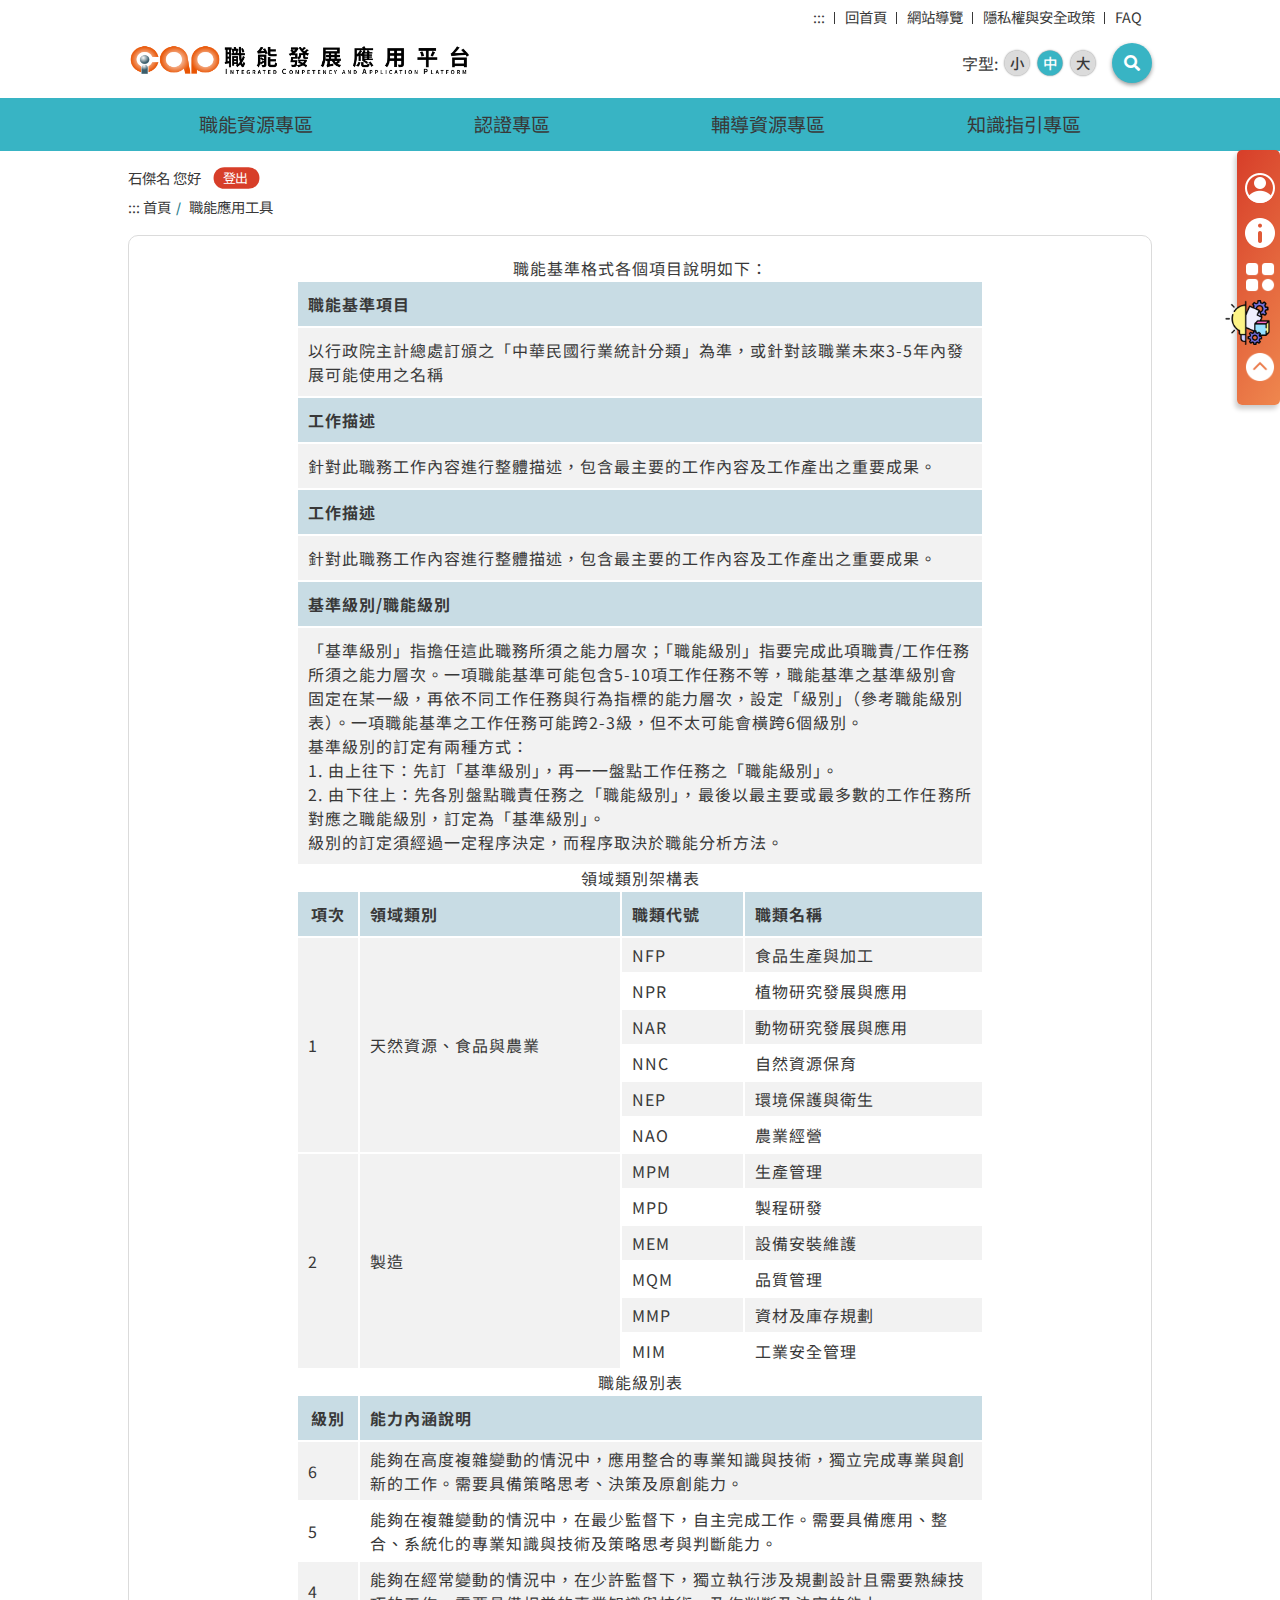
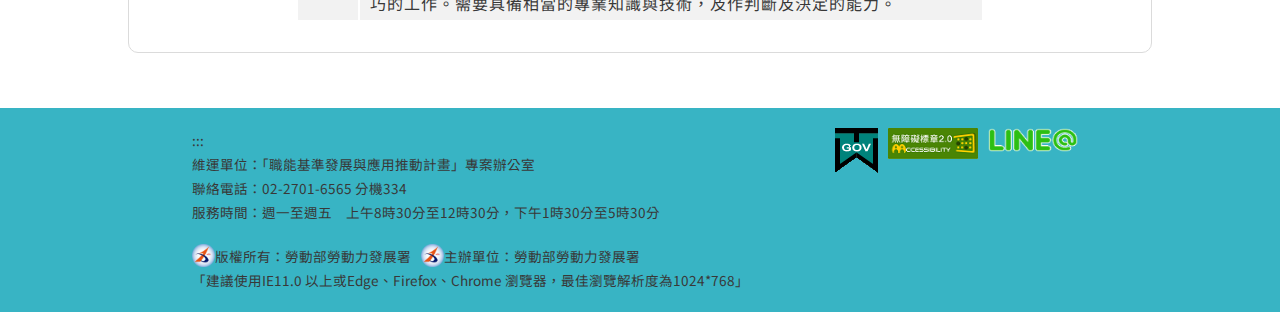
<file: tables.html>
<!DOCTYPE html>
<html lang="en">

<head>
    <meta charset="UTF-8" />
    <meta http-equiv="X-UA-Compatible" content="IE=edge" />
    <meta content="width=device-width, initial-scale=1.0, maximum-scale=1.0, user-scalable=0, viewport-fit=cover"
        name="viewport" />
    <link rel="icon" href="image/favicon.ico" type="image/x-icon" />
    <link rel="stylesheet" href="https://cdnjs.cloudflare.com/ajax/libs/font-awesome/5.15.3/css/all.min.css"
        integrity="sha512-iBBXm8fW90+nuLcSKlbmrPcLa0OT92xO1BIsZ+ywDWZCvqsWgccV3gFoRBv0z+8dLJgyAHIhR35VZc2oM/gI1w=="
        crossorigin="anonymous" referrerpolicy="no-referrer" />
    <link rel="stylesheet" href="style/main.css" />
    <link rel="stylesheet" href="style/tables.css" />
    <title>ICAP</title>
</head>

<body>
    <div id="navbar"></div>
    <div class="container">
        <div class="mainContent">
            <div class="topContent">
                <div class="user_tab">
                    <div class="memberWrap">
                        <a href="#" title="會員">石傑名 您好</a>
                        <a href="#" title="登出" class="signOut">登出<i class="fas fa-sign-out"></i></a>
                    </div>
                    <div class="currentTab">
                        <a accesskey="C" id="content" href="#content" title="主要內容區，此區塊呈現各網頁的網頁內容。">:::</a>
                        <span><a href="#">首頁</a></span>
                        <span><a href="#">職能應用工具</a></span>
                    </div>
                </div>
            </div>
            <div class="card">
                <div style="text-align: center;">職能基準格式各個項目說明如下：</div>
                <table class="project">
                    <tbody>
                        <tr>
                            <th>職能基準項目</th>
                        </tr>
                        <tr>
                            <td>以行政院主計總處訂頒之「中華民國行業統計分類」為準，或針對該職業未來3-5年內發展可能使用之名稱</td>
                        </tr>
                        <tr>
                            <th>工作描述</th>
                        </tr>
                        <tr>
                            <td>針對此職務工作內容進行整體描述，包含最主要的工作內容及工作產出之重要成果。</td>
                        </tr>
                        <tr>
                            <th>工作描述</th>
                        </tr>
                        <tr>
                            <td>針對此職務工作內容進行整體描述，包含最主要的工作內容及工作產出之重要成果。</td>
                        </tr>
                        <tr>
                            <th>基準級別/職能級別</th>
                        </tr>
                        <tr>
                            <td>「基準級別」指擔任這此職務所須之能力層次；「職能級別」指要完成此項職責/工作任務所須之能力層次。一項職能基準可能包含5-10項工作任務不等，職能基準之基準級別會固定在某一級，再依不同工作任務與行為指標的能力層次，設定「級別」（參考職能級別表）。一項職能基準之工作任務可能跨2-3級，但不太可能會橫跨6個級別。
                                <p>

                                    基準級別的訂定有兩種方式：<br>
                                    1. 由上往下：先訂「基準級別」，再一一盤點工作任務之「職能級別」。<br>
                                    2. 由下往上：先各別盤點職責任務之「職能級別」，最後以最主要或最多數的工作任務所對應之職能級別，訂定為「基準級別」。</p>
                                <p>

                                    級別的訂定須經過一定程序決定，而程序取決於職能分析方法。
                                </p>
                            </td>
                        </tr>
                    </tbody>
                </table>
                <div style="text-align: center;">領域類別架構表</div>
                <table class="normal">
                    <thead>
                        <th>項次</th>
                        <th>領域類別</th>
                        <th>職類代號</th>
                        <th>職類名稱</th>
                    </thead>
                    <tbody>
                        <tr>
                            <td rowspan="6">1</td>
                            <td rowspan="6">天然資源、食品與農業</td>
                            <td>NFP</td>
                            <td>食品生產與加工</td>
                        </tr>
                        <tr>
                            <td>NPR</td>
                            <td>植物研究發展與應用</td>
                        </tr>
                        <tr>
                            <td>NAR</td>
                            <td>動物研究發展與應用</td>
                        </tr>
                        <tr>
                            <td>NNC</td>
                            <td>自然資源保育</td>
                        </tr>
                        <tr>
                            <td>NEP</td>
                            <td>環境保護與衛生</td>
                        </tr>
                        <tr>
                            <td>NAO </td>
                            <td>農業經營</td>
                        </tr>
                        <tr>
                            <td rowspan="6">2</td>
                            <td rowspan="6">製造</td>
                            <td>MPM</td>
                            <td>生產管理</td>
                        </tr>
                        <tr>
                            <td>MPD</td>
                            <td>製程研發</td>
                        </tr>
                        <tr>
                            <td>MEM</td>
                            <td>設備安裝維護</td>
                        </tr>
                        <tr>
                            <td>MQM</td>
                            <td>品質管理</td>
                        </tr>
                        <tr>
                            <td>MMP</td>
                            <td>資材及庫存規劃</td>
                        </tr>
                        <tr>
                            <td>MIM </td>
                            <td>工業安全管理</td>
                        </tr>
                    </tbody>
                </table>
                <div style="text-align: center;">職能級別表</div>
                <table class="normal">
                    <thead>
                        <th>級別</th>
                        <th>能力內涵說明</th>
                    </thead>
                    <tbody>
                        <tr>
                            <td>6</td>
                            <td>能夠在高度複雜變動的情況中，應用整合的專業知識與技術，獨立完成專業與創新的工作。需要具備策略思考、決策及原創能力。</td>
                        </tr>
                        <tr>
                            <td>5</td>
                            <td>能夠在複雜變動的情況中，在最少監督下，自主完成工作。需要具備應用、整合、系統化的專業知識與技術及策略思考與判斷能力。</td>
                        </tr>
                        <tr>
                            <td>4</td>
                            <td>能夠在經常變動的情況中，在少許監督下，獨立執行涉及規劃設計且需要熟練技巧的工作。需要具備相當的專業知識與技術，及作判斷及決定的能力。</td>
                        </tr>
                    </tbody>
                </table>
            </div>
        </div>
    </div>
    <div id="footer"></div>
    <script src="script/jquery-3.3.0.min.js"></script>
    <script src="script/main.js"></script>
</body>

</html>
</file>
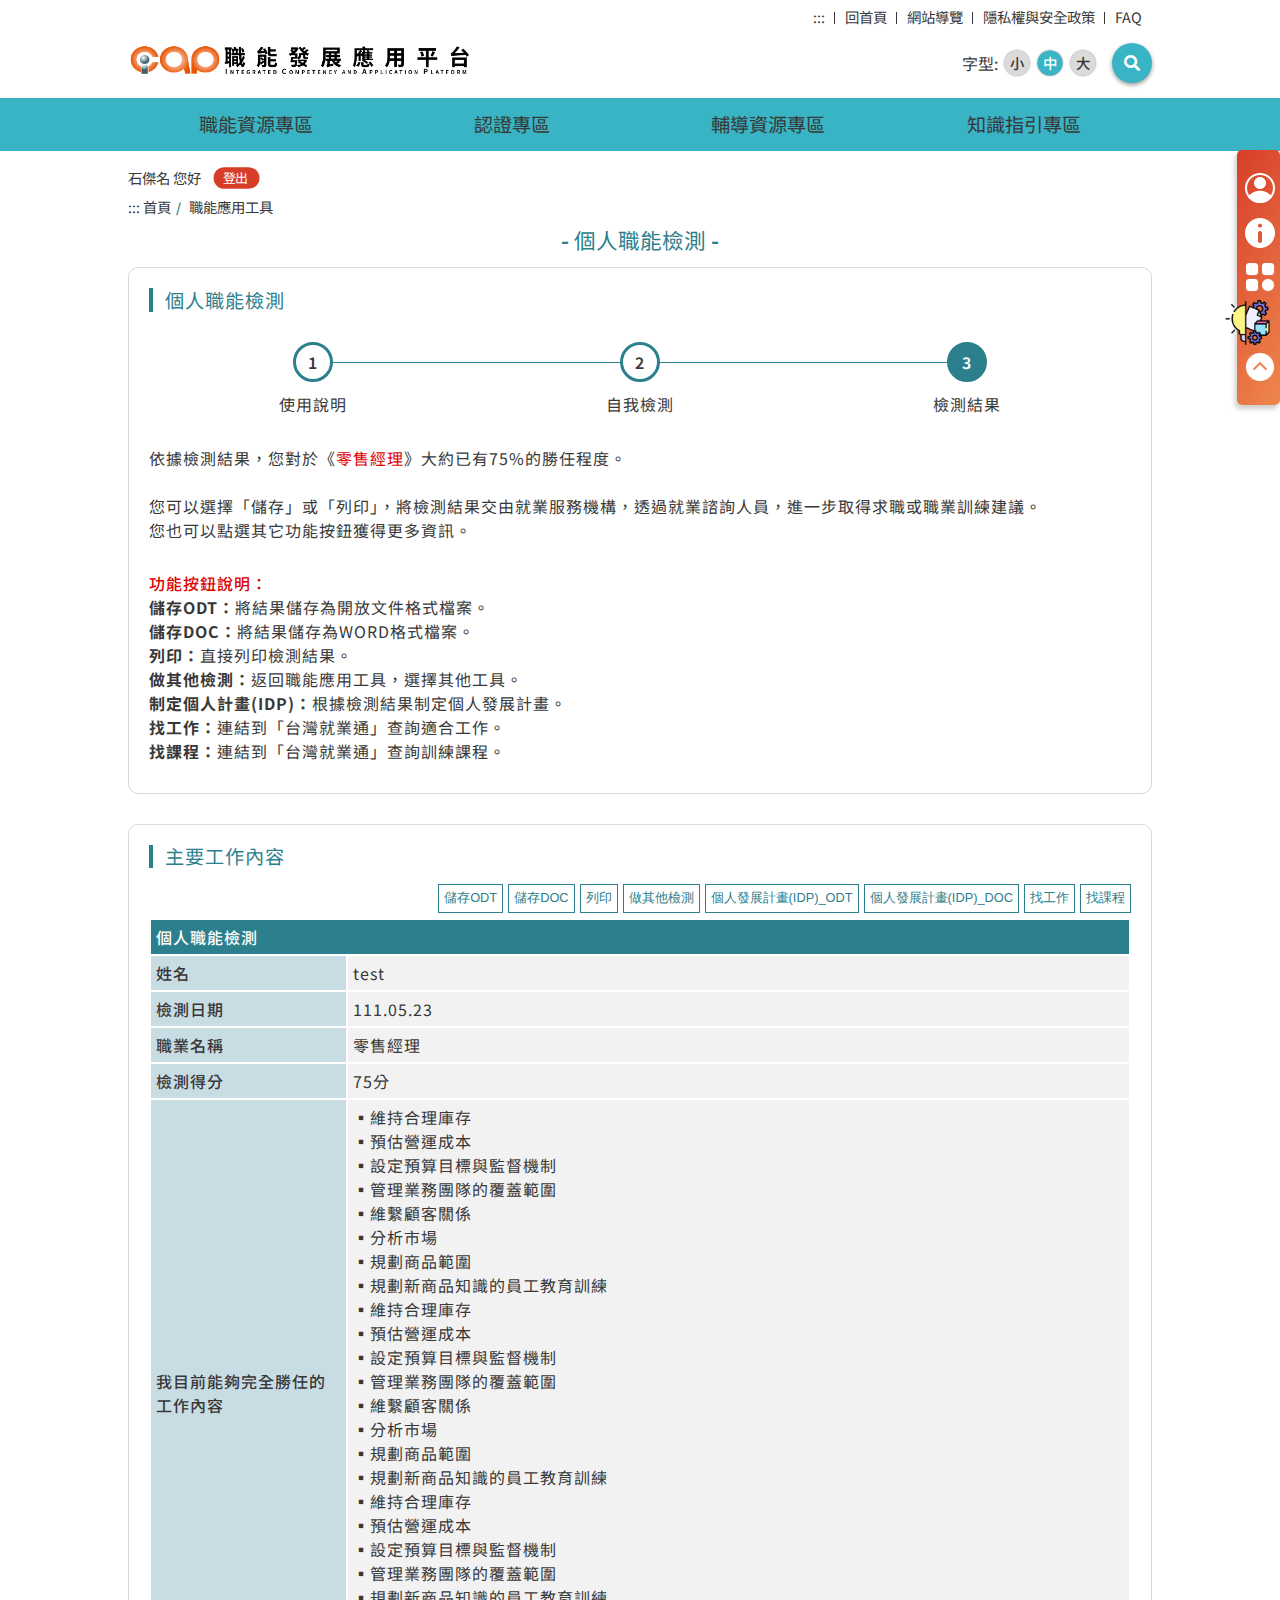
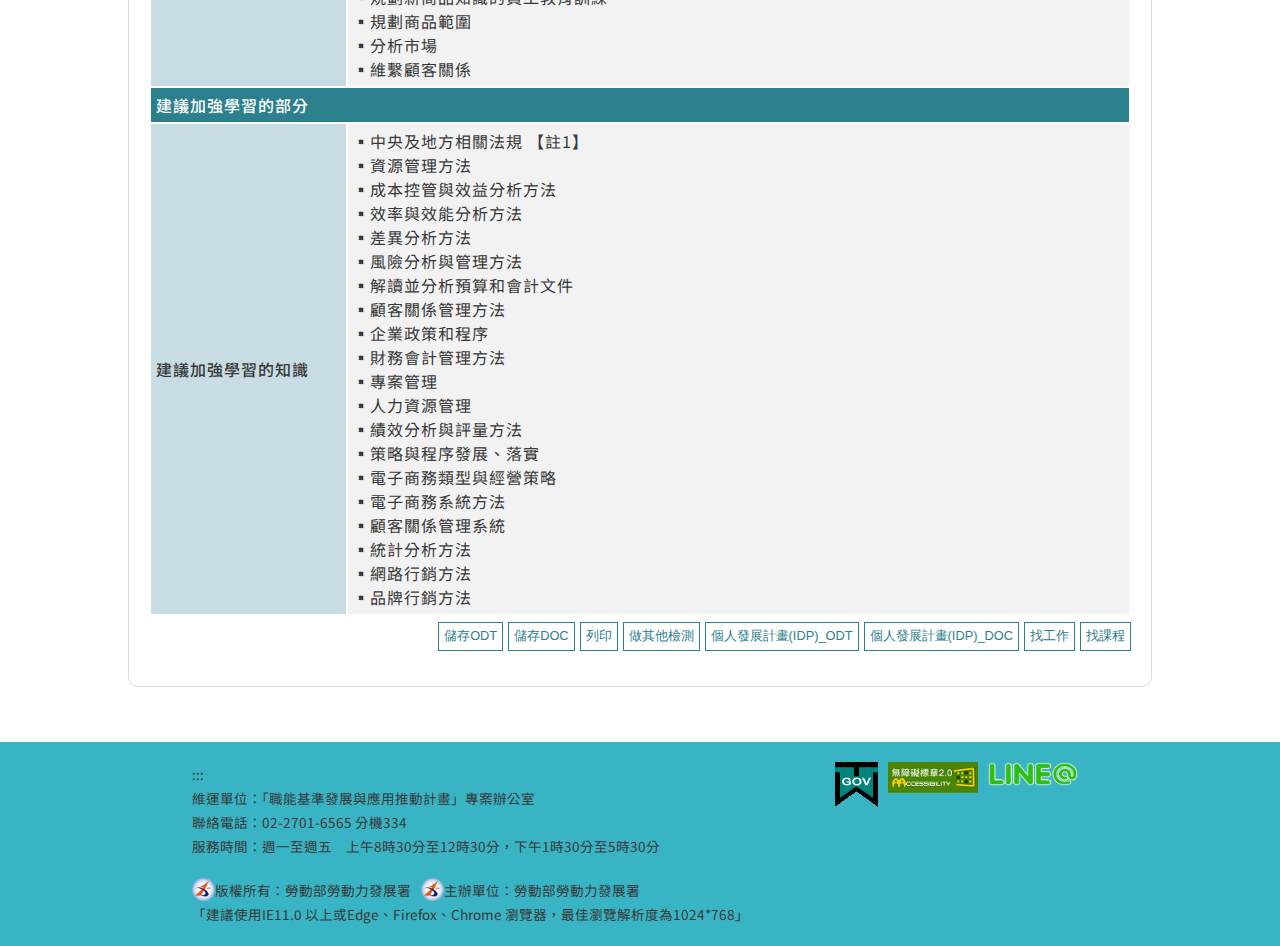
<file: testResult.html>
<!DOCTYPE html>
<html lang="en">

<head>
    <meta charset="UTF-8" />
    <meta http-equiv="X-UA-Compatible" content="IE=edge" />
    <meta content="width=device-width, initial-scale=1.0, maximum-scale=1.0, user-scalable=0, viewport-fit=cover"
        name="viewport" />
    <link rel="icon" href="image/favicon.ico" type="image/x-icon" />
    <link rel="stylesheet" href="https://cdnjs.cloudflare.com/ajax/libs/font-awesome/5.15.3/css/all.min.css"
        integrity="sha512-iBBXm8fW90+nuLcSKlbmrPcLa0OT92xO1BIsZ+ywDWZCvqsWgccV3gFoRBv0z+8dLJgyAHIhR35VZc2oM/gI1w=="
        crossorigin="anonymous" referrerpolicy="no-referrer" />
    <link rel="stylesheet" href="style/main.css" />
    <link rel="stylesheet" href="style/testResult.css" />
    <title>ICAP</title>
</head>

<body>
    <div id="navbar"></div>
    <div class="container">
        <div class="mainContent">
            <div class="topContent">
                <div class="user_tab">
                    <div class="memberWrap">
                        <a href="#" title="會員">石傑名 您好</a>
                        <a href="#" title="登出" class="signOut">登出<i class="fas fa-sign-out"></i></a>
                    </div>
                    <div class="currentTab">
                        <a accesskey="C" id="content" href="#content" title="主要內容區，此區塊呈現各網頁的網頁內容。">:::</a>
                        <span><a href="#">首頁</a></span>
                        <span><a href="#">職能應用工具</a></span>
                    </div>
                </div>
                <div class="currentPage"><a href="#">個人職能檢測</a></div>
            </div>
            <div class="card">
                <div class="cardTitle">個人職能檢測</div>
                <div class="progressbarWrap">
                    <ul class="progressbar">
                        <li>使用說明</li>
                        <li>自我檢測</li>
                        <li class="active">檢測結果</li>
                    </ul>
                </div>
                <p>依據檢測結果，您對於《<span style="color: #E00000;">零售經理</span>》大約已有75%的勝任程度。</p>
                <br />
                <p>您可以選擇「儲存」或「列印」，將檢測結果交由就業服務機構，透過就業諮詢人員，進一步取得求職或職業訓練建議。</p>
                <p>您也可以點選其它功能按鈕獲得更多資訊。</p>
                <br />
                <div class="attention">功能按鈕說明：</div>
                <ul>
                    <li><strong>儲存ODT：</strong>將結果儲存為開放文件格式檔案。</li>
                    <li><strong>儲存DOC：</strong>將結果儲存為WORD格式檔案。</li>
                    <li><strong>列印：</strong>直接列印檢測結果。</li>
                    <li><strong>做其他檢測：</strong>返回職能應用工具，選擇其他工具。</li>
                    <li><strong>制定個人計畫(IDP)：</strong>根據檢測結果制定個人發展計畫。</li>
                    <li><strong>找工作：</strong>連結到「台灣就業通」查詢適合工作。</li>
                    <li><strong>找課程：</strong>連結到「台灣就業通」查詢訓練課程。</li>
                </ul>
            </div>
            <div class="card">
                <h3 class="cardTitle">主要工作內容</h3>
                <div class="btnWrap">
                    <button class="primaryBtn">儲存ODT</button>
                    <button class="primaryBtn">儲存DOC</button>
                    <button class="primaryBtn">列印</button>
                    <button class="primaryBtn">做其他檢測</button>
                    <button class="primaryBtn">個人發展計畫(IDP)_ODT</button>
                    <button class="primaryBtn">個人發展計畫(IDP)_DOC</button>
                    <button class="primaryBtn">找工作</button>
                    <button class="primaryBtn">找課程</button>
                </div>
                <table>
                    <tbody>
                        <tr>
                            <td class="head" colspan="2">個人職能檢測</td>
                        </tr>
                        <tr>
                            <td>姓名</td>
                            <td>test</td>
                        </tr>
                        <tr>
                            <td>檢測日期</td>
                            <td>111.05.23</td>
                        </tr>
                        <tr>
                            <td>職業名稱</td>
                            <td>零售經理</td>
                        </tr>
                        <tr>
                            <td>檢測得分</td>
                            <td>75分</td>
                        </tr>
                        <tr>
                            <td>我目前能夠完全勝任的工作內容</td>
                            <td>
                                <span>
                                    ▪維持合理庫存<br>▪預估營運成本<br>▪設定預算目標與監督機制<br>▪管理業務團隊的覆蓋範圍<br>▪維繫顧客關係<br>▪分析市場<br>▪規劃商品範圍<br>▪規劃新商品知識的員工教育訓練<br>▪維持合理庫存<br>▪預估營運成本<br>▪設定預算目標與監督機制<br>▪管理業務團隊的覆蓋範圍<br>▪維繫顧客關係<br>▪分析市場<br>▪規劃商品範圍<br>▪規劃新商品知識的員工教育訓練<br>▪維持合理庫存<br>▪預估營運成本<br>▪設定預算目標與監督機制<br>▪管理業務團隊的覆蓋範圍<br>▪規劃新商品知識的員工教育訓練<br>▪規劃商品範圍<br>▪分析市場<br>▪維繫顧客關係<br></span>
                            </td>
                        </tr>
                        <tr>
                            <td class="head" colspan="2">建議加強學習的部分</td>
                        </tr>
                        <tr>
                            <td>建議加強學習的知識</td>
                            <td><span>▪中央及地方相關法規
                                    【註1】<br>▪資源管理方法<br>▪成本控管與效益分析方法<br>▪效率與效能分析方法<br>▪差異分析方法<br>▪風險分析與管理方法<br>▪解讀並分析預算和會計文件<br>▪顧客關係管理方法<br>▪企業政策和程序<br>▪財務會計管理方法<br>▪專案管理<br>▪人力資源管理<br>▪績效分析與評量方法<br>▪策略與程序發展、落實<br>▪電子商務類型與經營策略<br>▪電子商務系統方法<br>▪顧客關係管理系統<br>▪統計分析方法<br>▪網路行銷方法<br>▪品牌行銷方法<br></span>
                            </td>
                        </tr>
                    </tbody>
                </table>
                <div class="btnWrap">
                    <button class="primaryBtn">儲存ODT</button>
                    <button class="primaryBtn">儲存DOC</button>
                    <button class="primaryBtn">列印</button>
                    <button class="primaryBtn">做其他檢測</button>
                    <button class="primaryBtn">個人發展計畫(IDP)_ODT</button>
                    <button class="primaryBtn">個人發展計畫(IDP)_DOC</button>
                    <button class="primaryBtn">找工作</button>
                    <button class="primaryBtn">找課程</button>
                </div>
            </div>
        </div>
    </div>
    <div id="footer"></div>
    <script src="script/jquery-3.3.0.min.js"></script>
    <script src="script/main.js"></script>
</body>

</html>
</file>
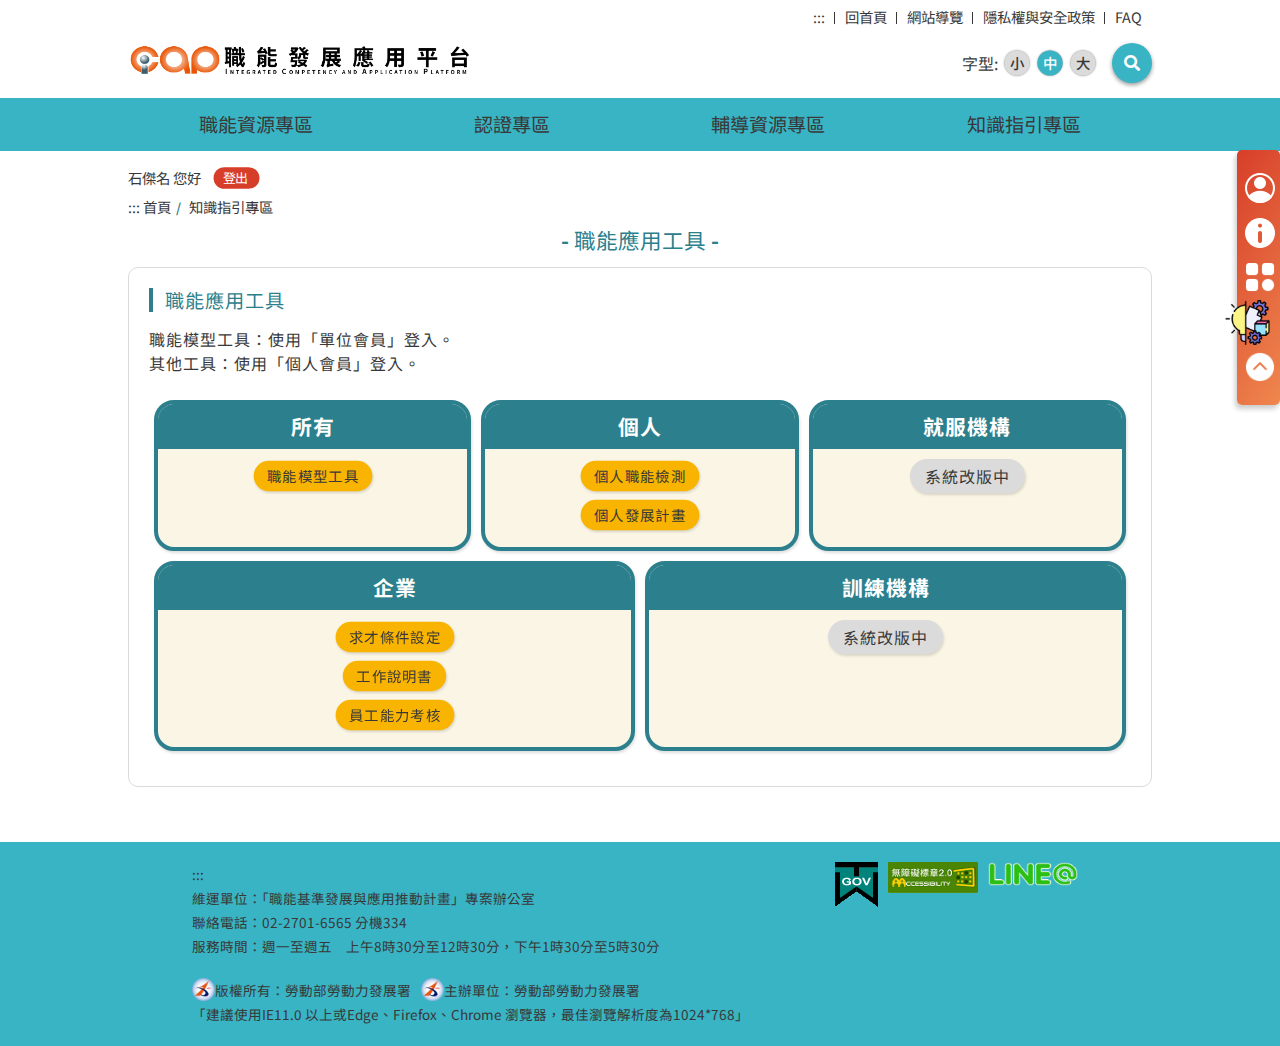
<file: tool.html>
<!DOCTYPE html>
<html lang="en">

<head>
    <meta charset="UTF-8" />
    <meta http-equiv="X-UA-Compatible" content="IE=edge" />
    <meta content="width=device-width, initial-scale=1.0, maximum-scale=1.0, user-scalable=0, viewport-fit=cover"
        name="viewport" />
    <link rel="icon" href="image/favicon.ico" type="image/x-icon" />
    <link rel="stylesheet" href="https://cdnjs.cloudflare.com/ajax/libs/font-awesome/5.15.3/css/all.min.css"
        integrity="sha512-iBBXm8fW90+nuLcSKlbmrPcLa0OT92xO1BIsZ+ywDWZCvqsWgccV3gFoRBv0z+8dLJgyAHIhR35VZc2oM/gI1w=="
        crossorigin="anonymous" referrerpolicy="no-referrer" />
    <link rel="stylesheet" href="style/main.css" />
    <link rel="stylesheet" href="style/tool.css" />
    <title>ICAP</title>
</head>

<body>
    <div id="navbar"></div>
    <div class="container">
        <div class="mainContent">
            <div class="topContent">
                <div class="user_tab">
                    <div class="memberWrap">
                        <a href="#" title="會員">石傑名 您好</a>
                        <a href="#" title="登出" class="signOut">登出<i class="fas fa-sign-out"></i></a>
                    </div>
                    <div class="currentTab">
                        <a accesskey="C" id="content" href="#content" title="主要內容區，此區塊呈現各網頁的網頁內容。">:::</a>
                        <span><a href="#">首頁</a></span>
                        <span><a href="#">知識指引專區</a></span>
                    </div>
                </div>
                <div class="currentPage"><a href="tool.html">職能應用工具</a></div>
            </div>
            <div class="card">
                <div class="cardTitle">職能應用工具</div>
                <div class="intro">
                    <div>職能模型工具：使用「單位會員」登入。</div>
                    <div>其他工具：使用「個人會員」登入。</div>
                </div>
                <div class="items">
                    <div class="item">
                        <div class="role">所有</div>
                        <div class="list">
                            <a href="#">職能模型工具</a>
                        </div>
                    </div>
                    <div class="item">
                        <div class="role">個人</div>
                        <div class="list hasStep">
                            <a href="#" data-target="personalTest">個人職能檢測</a>
                            <a href="#" data-target="personalDev">個人發展計畫</a>
                        </div>
                    </div>
                    <div class="item agency">
                        <div class="role">就服機構</div>
                        <div class="list">
                            <div class="disabled">系統改版中</div>
                        </div>
                    </div>
                    <div class="stepCard" id="personalTest">
                        <span class="arrowBack"></span>
                        <div>
                            <div class="title">個人職能檢測 檢測說明</div>
                            <p>將幫助您檢視對於感興趣職業的勝任程度，讓您瞭解需加強的知識與技能，以找到相關的訓練課程或者適合的工作。</p>
                        </div>
                        <div class="steps">
                            <div class="step" data-no="1">輸入感興趣工作關鍵字</div>
                            <div class="step" data-no="2">選擇職業</div>
                            <div class="step" data-no="3">進行檢測</div>
                        </div>
                        <div>
                            <div style="font-weight: 600; margin-bottom: 8px;">您將依序進行檢測，檢結結果將勝任程度分為：</div>
                            <p>1.完全勝任：可以完成這項工作內容，而且做的很好</p>
                            <p>2.部分勝任：需要透過學習或協助才能完成這項工作內容</p>
                            <p>3.無法勝任：以目前能力，無法完成這項工作內容</p>
                        </div>
                        <div class="btnWrap">
                            <button class="stepCardBtn">開始</button>
                            <button class="stepCardBtn">加入會員</button>
                        </div>
                    </div>
                    <div class="stepCard" id="personalDev">
                        <span class="arrowBack"></span>
                        <div class="title">個人發展計畫 檢測說明</div>
                        <p>將幫助您瞭解能從事哪些職業，以作為未來職涯發展之參考方向。</p>
                        <div class="steps">
                            <div class="step" data-no="1">輸入專長技能關鍵字</div>
                            <div class="step" data-no="2">選擇職業(至多5項)</div>
                            <div class="step" data-no="3">進行檢測</div>
                        </div>
                        <div class="btnWrap">
                            <button class="stepCardBtn">開始</button>
                            <button class="stepCardBtn">加入會員</button>
                        </div>
                    </div>
                    <div class="item">
                        <div class="role">企業</div>
                        <div class="list hasStep">
                            <a href="#" data-target="seekTalent">求才條件設定</a>
                            <a href="#" data-target="workStatement">工作說明書</a>
                            <a href="#" data-target="staffAbility">員工能力考核</a>
                        </div>
                    </div>
                    <div class="item training">
                        <div class="role">訓練機構</div>
                        <div class="list">
                            <div class="disabled">系統改版中</div>
                        </div>
                    </div>
                    <div class="stepCard" id="seekTalent">
                        <span class="arrowBack"></span>
                        <div class="title">求才條件設定 使用說明</div>
                        <p>將協助您查詢特定職務之工作內容與應備知識技能，以作為企業設定求才條件之參考。</p>
                        <div class="steps">
                            <div class="step" data-no="1">輸入職業或工作任務關鍵字</div>
                            <div class="step" data-no="2">選擇職業</div>
                            <div class="step" data-no="3">顯示結果</div>
                        </div>
                        <div class="btnWrap">
                            <button class="stepCardBtn">開始</button>
                            <button class="stepCardBtn">加入會員</button>
                        </div>
                    </div>
                    <div class="stepCard" id="workStatement">
                        <span class="arrowBack"></span>
                        <div class="title">工作說明書 使用說明</div>
                        <p>將協助您查詢特定職務工作內容與要求條件，以作為企業發展工作說明書之參考。</p>
                        <div class="steps">
                            <div class="step" data-no="1">輸入職業或工作任務關鍵字</div>
                            <div class="step" data-no="2">選擇職業</div>
                            <div class="step" data-no="3">顯示結果</div>
                        </div>
                        <div class="btnWrap">
                            <button class="stepCardBtn">開始</button>
                            <button class="stepCardBtn">加入會員</button>
                        </div>
                    </div>
                    <div class="stepCard" id="staffAbility">
                        <span class="arrowBack"></span>
                        <div class="title">員工能力考核 使用說明</div>
                        <p>將協助您查詢特定職務之工作內容與應備知識技能，以作為企業規劃員工能力考核條件之參考。</p>
                        <div class="steps">
                            <div class="step" data-no="1">輸入職業或工作任務關鍵字</div>
                            <div class="step" data-no="2">選擇職業</div>
                            <div class="step" data-no="3">顯示結果</div>
                        </div>
                        <div class="btnWrap">
                            <button class="stepCardBtn">開始</button>
                            <button class="stepCardBtn">加入會員</button>
                        </div>
                    </div>
                </div>
            </div>
        </div>
    </div>
    <div id="footer"></div>
    <script src="script/jquery-3.3.0.min.js"></script>
    <script src="script/main.js"></script>
    <script src="script/tool.js"></script>
</body>

</html>
</file>
<file: style/main.css>
@import url('https://fonts.googleapis.com/css2?family=Roboto:wght@400;700&display=swap');
@import url('https://fonts.googleapis.com/css2?family=Noto+Sans+TC:wght@100;400;500;700;900&display=swap');
@import url('https://fonts.googleapis.com/css2?family=Noto+Serif+TC:wght@200;300;400;500;600;700;900&display=swap');
@import url("https://pro.fontawesome.com/releases/v5.10.0/css/all.css");
:root {
    --primary: #38b4c4;
    --primary-darker: #2c808d;
    --primary-lighter: #c8dce4;
    --secondary: #ec7a3b;
    --gray: #dbdbdb;
    --light-gray: #f2f2f2;
    --dark: #383838;
    --red: #e00000;
    --orange-gradient: linear-gradient(120deg, #d73e29, #EF874E);
}

*,
*::before,
*::after {
    padding: 0;
    margin: 0;
    box-sizing: border-box;
    list-style: none;
    list-style-type: none;
    text-decoration: none;
}

body {
    color: var(--dark);
    font-family: 'Noto Sans TC', sans-serif;
    font-size: 1em;
    line-height: 1.5em;
}

h1,
h2,
h3,
h4,
h5,
h6 {
    font-weight: 400;
    line-height: 1.2;
}

h2 {
    font-size: 1.2rem;
}

h3 {
    font-size: 1.05rem;
}

h4 {
    font-size: 0.95rem;
}

a {
    color: var(--dark);
}

a:focus,
a:focus-within {
    outline: 2px solid var(--secondary) !important;
    outline-offset: -2px;
    border-radius: 4px;
}

.goCenter {
    position: absolute;
    top: 0;
    left: 0;
    font-size: 0.9em;
    text-decoration: none;
    z-index: 1000;
    opacity: 0;
    transition: .5s;
    border-radius: 4px;
}

.goCenter:focus {
    outline: none;
    opacity: 1;
}

button, .btn {
    transition: 0.3s ease-in-out;
    transform: scale(1);
}

button:hover, .btn:hover {
    transform: scale(1.06);
}

a.btn {
    display: block;
}

/* navbar */

.backdrop {
    position: fixed;
    left: 0;
    top: 0;
    width: 100%;
    height: 100%;
    z-index: 1000;
    background: rgba(0, 0, 0, 0.5);
}

.navigation {
    position: fixed;
    left: 0;
    top: 55px;
    height: 100%;
    background: #fff;
    z-index: 1030;
    min-width: 250px;
    overflow: auto;
    padding: 5px 0 15px;
    transform: translateX(-100%);
    transition: all 0.5s ease-in-out;
}

.navigation.open {
    transform: translateX(0);
}

.navigation a {
    padding: 0.6rem 1rem;
}

.menuItem a {
    transition: 0.2s ease-out;
    display: flex;
    align-items: center;
    justify-content: space-between;
}

.menuItem.hasChild i {
    transform: rotate(0deg);
    transition: all 0.5s;
}

.menuItem.active.hasChild i {
    transform: rotate(90deg);
}

.menuItem.active.hasChild .dropdown {
    display: block;
    opacity: 1;
    visibility: visible;
    background-color: var(--light-gray);
}

.menuItem.hasChild .dropdown {
    display: none;
    opacity: 0;
    visibility: hidden;
}

.menuItem.hasChild .dropdown li:hover a {
    background-color: var(--primary-darker);
    color: #ffffff;
}

.navigation ul.subMenu {
    margin: 50px 0;
}

.navigation ul.subMenu li {
    margin: 8px 0;
    font-size: 0.8em;
}

.navigation ul.subMenu li a:hover {
    color: var(--primary-darker);
}

@media screen and (min-width: 768px) {
    .navigation {
        display: none;
    }
}

ul.topMenu {
    display: flex;
    align-items: center;
    justify-content: flex-end;
    font-size: 0.9em;
    margin: 5px auto 0;
}

ul.topMenu li {
    margin: 0 10px;
    position: relative;
}

ul.topMenu li::before {
    content: "";
    width: 1px;
    height: 12px;
    background-color: var(--dark);
    position: absolute;
    left: -11px;
    top: 7px;
}

ul.topMenu li:first-child:before {
    width: 0;
}

ul.topMenu li a:hover {
    color: var(--primary-darker);
}

.memberGreeting {
    background: #c2e0e3;
    padding: 0 2px;
    border-radius: 5px;
}

.burger {
    display: none;
    flex-direction: column;
    justify-content: center;
    cursor: pointer;
    z-index: 1010;
}

.mainNavbar {
    display: flex;
    align-items: center;
    justify-content: space-between;
    transition: 0.3s all ease-in-out;
    margin: 0 auto;
}

.mainNavbar.open .burger .line1 {
    transform: rotate(-45deg);
    transform-origin: top right;
}

.mainNavbar.open .burger .line2 {
    opacity: 0;
}

.mainNavbar.open .burger .line3 {
    transform: rotate(45deg);
    transform-origin: bottom right;
}

.burger div {
    width: 23px;
    height: 2px;
    background-color: #fff;
    margin: 3px 0;
    border-radius: 2px;
    transition: all 0.4s ease-in;
    z-index: 1;
}

.burger .line1 {
    transform: rotate(0);
    transform-origin: top right;
}

.burger .line3 {
    transform: rotate(0);
    transform-origin: bottom right;
}

.mainNavbar .logo {
    width: 345px;
}

.mainNavbar .logo a {
    display: inline-block;
}

.mainNavbar .logo img {
    object-fit: contain;
    width: 100%;
}

.options {
    display: flex;
}

.fontChange {
    display: flex;
    align-items: center;
    margin-right: 15px;
}

.fontChange ul {
    display: flex;
}

.fontChange ul li {
    margin-left: 5px;
}

.fontChange ul li a {
    width: 28px;
    height: 28px;
    background-color: var(--gray);
    border-radius: 50%;
    display: flex;
    align-items: center;
    justify-content: center;
    font-weight: 500;
    box-shadow: 0 0 2px rgb(0 0 0 / 50%);
    transform: scale(0.9);
    transition: all 0.2s ease-in;
}

.fontChange ul li a.active {
    background-color: var(--primary);
    color: #fff;
}

.fontChange ul li a:hover {
    background-color: var(--primary);
    color: #fff;
    transform: scale(1);
}

@media (min-width: 1400px) {
    .fontChange ul li a {
        width: 33px;
        height: 33px;
    }
}

.searchWrap {
    position: relative;
}

.search .fab {
    background: var(--primary);
    color: #fff;
    width: 40px;
    height: 40px;
    border-radius: 50%;
    box-shadow: 0 2px 4px rgba(0, 0, 0, 0.4);
    line-height: 40px;
    text-align: center;
    animation: fab-animation-reverse 0.4s ease-out forwards;
}

.search.active .fab {
    animation: fab-animation 0.4s ease-out forwards;
}

.search~.fac {
    width: 100px;
    border-radius: 10px;
    position: absolute;
    background-color: #fff;
    box-shadow: 0 2px 4px rgba(0, 0, 0, 0.4);
    opacity: 0;
    top: 0;
    right: 3px;
    flex-direction: column;
    justify-content: center;
    align-items: center;
    transition: opacity 0.2s ease-in, top 0.2s ease-in, width 0.1s ease-in;
    font-size: 0.9em;
    font-weight: 400;
    padding: 8px;
    z-index: 1030;
    display: none;
}

.search.active~.fac {
    animation: fac-animation 0.4s ease-out forwards 0.1s;
    top: 45px;
    opacity: 1;
    display: flex;
}

.search~.fac a {
    margin-bottom: 10px;
}

.search~.fac a:last-child {
    margin-bottom: 0;
}

.search~.fac a:hover {
    color: var(--primary-darker);
}

.navList {
    background-color: var(--primary);
    display: flex;
    align-items: center;
    justify-content: center;
    z-index: 1030;
}

.navList.fixed {
    position: fixed;
    top: 0;
    width: 100%;
}

.navList ul.menu {
    display: flex;
    width: 100%;
}

.navList ul.menu>li {
    position: relative;
    flex: 100%;
    cursor: pointer;
    display: flex;
    align-items: center;
    justify-content: center;
}

.navList ul.menu>li>a {
    padding: 15px;
    width: 100%;
    display: inline-block;
    text-align: center;
    transition: 0.2s ease-in-out;
}

.navList ul.menu li ul.dropdown {
    background: var(--bg-color);
    height: 0;
    border-top: 0;
    min-width: 100%;
    left: 0;
    margin: 0;
    position: absolute;
    text-align: left;
    top: 100%;
    visibility: hidden;
    height: 1px;
    overflow: hidden;
    z-index: 10;
}

.navList ul.menu li ul.dropdown li a {
    display: flex;
    flex-direction: column;
    align-items: center;
    padding: 12px 0;
    white-space: nowrap;
    background-color: var(--primary-lighter);
    transition: 0.2s ease-in-out;
}

.navList ul.menu li:hover .dropdown {
    visibility: visible;
    height: auto;
}

.navList ul.menu li:focus-within .dropdown {
    visibility: visible;
    height: auto;
}

.navList ul.menu li a:hover,
.navList ul.menu li a:focus {
    background-color: var(--primary-darker);
    color: #fff;
}

.navList ul.menu li ul.dropdown li:hover a,
.navList ul.menu li ul.dropdown li:focus a,
.navList ul.menu li ul.dropdown li:focus-within a {
    background-color: var(--primary-darker);
    color: #fff;
}

@media screen and (max-width: 768px) {
    ul.topMenu,
    .fontChange,
    .navList {
        display: none;
    }
    .mainNavbar {
        background-color: var(--primary);
        padding: 6px 10px;
        position: fixed;
        width: 100%;
        z-index: 1030;
    }
    .burger {
        display: flex;
    }
    .search .fab {
        background: #fff;
        color: var(--primary);
    }
    .mobileMainNavbar {
        display: flex;
        z-index: 1000;
    }
    .mainNavbar .logo {
        width: 230px;
        transform: translateY(3px);
    }
}

.container {
    width: 100%;
    margin-right: auto;
    margin-left: auto;
    padding-bottom: 25px;
    display: flex;
}

@media (min-width: 576px) {
    .container {
        max-width: 540px;
    }
}

@media (min-width: 768px) {
    .container,
    ul.topMenu,
    .mainNavbar,
    .navList ul.menu {
        max-width: 720px;
    }
}

@media (min-width: 992px) {
    .container,
    ul.topMenu,
    .mainNavbar,
    .navList ul.menu {
        max-width: 960px;
    }
}

@media (min-width: 1200px) {
    .container,
    ul.topMenu,
    .mainNavbar,
    .navList ul.menu {
        max-width: 80%;
    }
}

@media (min-width: 1400px) {
    .container,
    ul.topMenu,
    .mainNavbar,
    .navList ul.menu {
        max-width: 70%;
    }
    body {
        font-size: 1.2em;
    }
}

@media screen and (max-width: 768px) {
    .container {
        padding: 65px 20px 25px;
    }
}


/* main content */

.mainContent {
    width: 100%;
}

.topContent {
    display: flex;
    flex-direction: column;
    font-size: 0.9em;
    margin: 15px 0;
}

.currentTab {
    margin-top: 5px;
}

.currentTab a:hover {
    color: var(--primary-darker);
}

.currentTab span::after {
    content: '/';
    font-size: 13px;
    font-weight: 600;
    margin: 0 5px;
    color: var(--primary-darker);
}

.currentTab span:last-child:after {
    content: '';
}

.currentPage {
    font-size: 1.5em;
    text-align: center;
    margin-top: 8px;
}

.currentPage::after,
.currentPage::before {
    content: '-';
    font-weight: bold;
    margin: 0 5px;
    color: var(--primary-darker);
}

.currentPage a {
    color: var(--primary-darker);
}

.signOut {
    display: inline-block;
    background-color: #d73e29;
    color: #fff;
    border-radius: 20px;
    padding: 0 10px;
    margin-left: 7px;
    transform: scale(0.9);
    transition: 0.2s;
}

.signOut i {
    margin-left: 3px;
}

.signOut:hover {
    transform: scale(1);
}

@media (max-width: 768px) {
    .topContent {
        align-items: center;
        margin: 10px 0;
    }
    .user_tab {
        flex-direction: column;
    }
}

.card {
    border: 1px solid var(--gray);
    letter-spacing: 1px;
    padding: 20px 20px 30px;
    margin-bottom: 30px;
    border-radius: 10px;
}

.card p {
    text-align: justify;
}

.cardTitle {
    font-size: 1.2em;
    width: fit-content;
    color: var(--primary-darker);
    margin-bottom: 15px;
    border-left: 4px solid var(--primary-darker);
    padding-left: 12px;
}

.attention {
    margin-top: 5px;
    font-weight: 500;
    color: var(--red);
}

.formGroup {
    margin: 10px 0;
    display: flex;
    align-items: center;
    width: 100%;
}

.formGroup label {
    width: 25%;
}

@media (max-width: 768px) {
    .formGroup {
        flex-direction: column;
    }
    .formGroup label {
        width: 100%;
    }
}

.formControl {
    display: block;
    width: 100%;
    padding: .25rem .5rem;
    font-weight: 400;
    font-family: inherit;
    font-size: inherit;
    line-height: 1.5;
    color: var(--dark);
    border: 1px solid var(--primary-darker);
    transition: border-color .15s ease-in-out, box-shadow .15s ease-in-out;
}

.formSelect {
    display: block;
    width: 100%;
    padding: .375rem 0.1rem;
    -moz-padding-start: calc(0.75rem - 3px);
    font-weight: 400;
    font-size: inherit;
    color: var(--primary-darker);
    border: 1px solid var(--primary-darker);
    transition: border-color .15s ease-in-out, box-shadow .15s ease-in-out;
}

.primaryBtn {
    border: 1px solid var(--primary-darker);
    background-color: #fff;
    color: var(--primary-darker);
    padding: 10px;
    cursor: pointer;
    font-size: inherit;
    transition: all 0.2s ease-in-out;
}

.primaryBtn:hover {
    background-color: var(--primary-darker);
    color: #fff;
}

table.leftThead td {
    padding: 10px;
}

table.leftThead td:first-child {
    background: var(--primary-lighter);
    font-weight: 500;
}

table.leftThead td:nth-child(2) {
    background: var(--light-gray);
}

@media (max-width: 576px) {
    table.leftThead tbody tr {
        display: flex;
        flex-direction: column;
        margin-bottom: 10px;
    }
}

.pagination {
    text-align: center;
}

.pagination .page {
    display: flex;
    justify-content: center;
    flex-wrap: wrap;
}

.pagination .page li {
    margin: 2px;
    flex: 0 0 35px;
}

.pagination .page li a {
    border-radius: 10px;
    padding: 6px;
    font-weight: 600;
    display: block;
    white-space: nowrap;
    color: var(--dark);
    background-color: var(--light-gray);
}

.pagination .page li.active a {
    color: #fff !important;
    background-color: var(--primary);
}

.pagination .page li {
    transform: scale(1);
    transition: 0.3s all ease;
}

.pagination .page li:hover {
    transform: scale(1.1);
}

.pagination .page li:not(.active):hover a {
    background-color: var(--primary);
    color: #fff;
}


/* footer */

footer {
    background-color: var(--primary);
    font-size: 0.85em;
    padding: 20px 15%;
    display: flex;
    align-items: flex-start;
    justify-content: space-between;
}

.footerIconWrap {
    display: flex;
    margin-top: 20px;
}

.footerIcon:first-child {
    margin-right: 10px;
}

.footerIcon,
.footerLink {
    display: flex;
    align-items: flex-start;
}

.footerIcon img {
    width: 23px;
}

.footerLink img {
    margin-right: 10px;
}

@media screen and (max-width: 991px) {
    footer {
        flex-direction: column;
        padding: 20px 50px;
    }
    .footerIconWrap {
        flex-direction: column;
    }
    .footerLink {
        margin-top: 10px;
        align-items: flex-end;
    }
}

@media screen and (max-width: 576px) {
    footer {
        padding: 15px 30px;
    }
}

.floatNav {
    position: fixed;
    top: 150px;
    right: 0;
    width: 43px;
    height: auto;
    padding: 1rem 0;
    background: var(--orange-gradient);
    box-shadow: -2px 4px 5px rgb(0 0 0 / 20%);
    border-radius: 5px;
    cursor: pointer;
    transition: 0.4s ease-in-out;
}

@media screen and (max-width: 450px) {
    .floatNav {
        overflow-y: scroll;
        overflow-x: hidden;
        max-height: 350px;
    }
}

.floatNavItems {
    display: flex;
    flex-direction: column;
    transform: translateX(10px);
}

.floatNavItems.scrollTop {
    transition: all 0.4s ease-in-out 0s;
    cursor: pointer;
}

.floatNavItem {
    display: flex;
    align-items: center;
    color: #fff;
    font-size: 1.5em;
    height: 35px;
}

.floatNavIcon {
    width: 25px;
    margin-right: 10px;
    display: flex;
    align-items: center;
    justify-content: center;
}

.floatNavIcon.tool {
    transform: translateX(-12px);
}

.floatNavName {
    font-size: 0.75em;
    font-weight: 500;
    white-space: nowrap;
    opacity: 0;
    transition: .3s;
    display: none;
}

.floatNavName i {
    margin-left: 4px;
    transform: translateY(4px);
}

.floatNav:hover,
.floatNav:focus-within {
    width: 160px;
}

.floatNav a:focus-within {
    outline: 2px solid white !important;
    width: 90%;
}

.floatNav:hover .floatNavName,
.floatNav:focus-within .floatNavName {
    opacity: 1;
    display: flex;
}

.floatNav:hover .floatNavIcon.tool {
    transform: translateX(-8px);
}

.floatNav .dropdownWrap .dropdown,
.floatNav:hover .dropdownWrap .dropdown,
.floatNav:not(:hover) .dropdownWrap.active .dropdown {
    display: none;
    opacity: 0;
    visibility: hidden;
}

.floatNav:hover .dropdownWrap.active .dropdown,
.floatNav:focus-within .dropdownWrap.active .dropdown {
    display: block;
    opacity: 1;
    visibility: visible;
}

.floatNav .dropdown li {
    padding: 6px 13px;
    margin-bottom: 4px;
    background-color: #fff;
}

.floatNav .dropdown li a {
    color: #d73e29;
}

.floatNav .dropdown li a:focus-within {
    color: rgb(0, 0, 0) !important;
}

.floatNav .dropdown li:hover {
    background-color: #f2f2f2;
}

@media (max-width: 578px) {
    .floatNavIcon.tool img {
        width: 40px;
        transform: translateX(10px);
    }
    .floatNav:hover .floatNavIcon.tool {
        transform: translateX(-14px);
    }
}

.progressbarWrap {
    margin: 30px 0;
}

.progressbarWrap .progressbar {
    counter-reset: step;
    display: flex;
}

.progressbarWrap .progressbar li {
    position: relative;
    width: 33.33%;
    text-align: center;
}

.progressbarWrap .progressbar li:before {
    content: counter(step);
    counter-increment: step;
    width: 40px;
    height: 40px;
    border: 3px solid var(--primary-darker);
    color: var(--dark);
    font-weight: 600;
    display: flex;
    align-items: center;
    justify-content: center;
    margin: 0 auto 10px auto;
    border-radius: 50%;
    background-color: #fff;
}

.progressbarWrap .progressbar li:after {
    content: '';
    position: absolute;
    width: 100%;
    height: 1px;
    background: var(--primary-darker);
    top: 20px;
    left: -50%;
    z-index: -1;
}

.progressbarWrap .progressbar li:first-child:after {
    content: none;
}

.progressbarWrap .progressbar li.active:before {
    background-color: var(--primary-darker);
    color: #fff;
}

.my-3 {
    margin-top: 0.3rem;
    margin-bottom: 0.3rem;
}
</file>
<file: style/assessment.css>
.qualified th {
    width: 11%;
}

.question span {
    margin: 0 2px;
    color: var(--red);
}

table.resultList {
    width: 100%;
}

table.resultList a {
    text-decoration: underline;
}

table.resultList a:hover {
    color: var(--primary-darker);
}

table.resultList thead tr {
    height: 30px;
    background-color: var(--primary-lighter);
}

table.resultList tbody td {
    padding: 5px;
    text-align: center;
}

table.resultList tbody td:first-child {
    text-align: left;
}

table.resultList tbody tr.info td {
    text-align: left;
    font-size: 0.9em;
}

table.resultList tbody tr:nth-of-type(2n) {
    background-color: var(--light-gray);
}


table.resultList tbody tr:nth-of-type(2n) {
    background-color: var(--light-gray);
}

@media (max-width: 576px) {
    table.result tbody tr {
        display: flex;
        flex-direction: column;
        margin-bottom: 10px;
    }
}

.keyword,
.count {
    margin: 0 5px;
    font-weight: 500;
    color: var(--red);
}

.card p {
    margin: 8px 0;
}
</file>
<file: style/chooseOcc.css>
table.resultList {
    width: 100%;
}

table.resultList a {
    text-decoration: underline;
}

table.resultList a:hover {
    color: var(--primary-darker);
}

table.resultList thead tr {
    height: 30px;
    background-color: var(--primary-lighter);
}

table.resultList tbody tr {
    height: 30px;
    text-align: center;
}

table.resultList tbody tr:nth-of-type(2n) {
    background-color: var(--light-gray);
}

table.resultList td:nth-of-type(1) {
    width: 15%;
}

table.resultList th:nth-of-type(2),
table.resultList td:nth-of-type(2) {
    text-align: left;
    padding-left: 15px;
}

.pagination {
    margin: 15px 0;
}

.keyword,
.count {
    margin: 0 5px;
    font-weight: 500;
    color: var(--red);
}

.card p {
    margin: 8px 0;
}
</file>
<file: style/info.css>
table {
    width: 100%;
    border-collapse: separate;
}

td {
    padding: 10px;
}

td:first-child {
    background: var(--primary-lighter);
    width: 20%;
    padding: 5px 10px;
    text-align: center;
}

td:nth-child(2) {
    background: var(--light-gray);
    padding-left: 10px;
}

.icon a {
    margin-right: 5px;
    font-size: 1.5em;
}

@media (max-width: 991px) {
    td:first-child {
        width: 30%;
    }
}

@media (max-width: 576px) {
    td:first-child {
        width: 35%;
    }
}
</file>
<file: style/result.css>
.card.result p {
    margin: 5px 0;
}

table.resultList {
    width: 100%;
}

table.resultList thead tr {
    height: 45px;
    background-color: var(--primary-lighter);
}

table.resultList tbody tr {
    height: 50px;
    text-align: center;
}

table.resultList tbody tr:nth-of-type(2n) {
    background-color: var(--light-gray);
}

.fa-file-download {
    font-size: 1.2em;
    color: var(--primary-darker);
}

@media (max-width: 768px) {
    table.resultList thead {
        display: none;
    }
    table.resultList tbody tr {
        display: flex;
        flex-direction: column;
        align-items: flex-start;
        height: auto;
        line-height: 30px;
        position: relative;
        padding: 10px;
    }
    table.resultList td::before {
        margin-right: 10px;
        color: var(--darker);
        font-weight: 600;
    }
    table.resultList td:nth-of-type(1):before {
        content: "類型";
    }
    table.resultList td:nth-of-type(2):before {
        content: "代碼";
    }
    table.resultList td:nth-of-type(3):before {
        content: "名稱";
    }
    table.resultList td:nth-of-type(4):before {
        content: "發展單位";
    }
    table.resultList td:nth-of-type(5):before {
        content: "有效期限";
    }
    table.resultList td:nth-of-type(6):before {
        content: "檔案下載";
    }
}

.back {
    margin: 5px auto 0;
    border-bottom: 1px solid;
    width: fit-content;
    font-size: 0.8em;
}

.back a i {
    margin-left: 5px;
}

a.btn:hover {
    transform: scale(1.3);
}
</file>
<file: style/tables.css>
.qualified th {
    width: 11%;
}

.question span {
    margin: 0 2px;
    color: var(--red);
}

table.resultList {
    width: 100%;
}

table.resultList a {
    text-decoration: underline;
}

table.resultList a:hover {
    color: var(--primary-darker);
}

table.resultList thead tr {
    height: 30px;
    background-color: var(--primary-lighter);
}

table.resultList tbody td {
    padding: 5px;
    text-align: center;
}

table.resultList tbody td:first-child {
    text-align: left;
}

table.resultList tbody tr.info td {
    text-align: left;
    font-size: 0.9em;
}

table.resultList tbody tr:nth-of-type(2n) {
    background-color: var(--light-gray);
}


table.resultList tbody tr:nth-of-type(2n) {
    background-color: var(--light-gray);
}

table.normal th:first-child {
    width: 60px;
    text-align: center;
    padding: 0;
}

table th {
    background-color: var(--primary-lighter);
    text-align: left;
    padding: 10px;
}

table td {
    background-color: var(--light-gray);
}

@media (min-width:767px) {
    table {
        width: 70%;
        margin: 0 auto;
    }
}

table.project td {
    padding: 10px;
}

table.normal td {
    padding: 5px 10px;
}

table.normal tr:nth-of-type(2n) td {
    background-color: #fff;
}
</file>
<file: style/testResult.css>
.btnWrap {
    text-align: right;
    margin: 5px 0;
}

.primaryBtn {
    font-size: 0.8em;
    padding: 5px;
}

table {
    width: 100%;
}

table td {
    padding: 5px;
}

table td:first-child {
    background: var(--primary-lighter);
    font-weight: 500;
    width: 20%;
}

table td.head {
    background-color: var(--primary-darker);
    color: #ffffff;
}

table td:nth-child(2) {
    background: var(--light-gray);
}
</file>
<file: style/tool.css>
.intro {
    margin-bottom: 20px;
}

.items {
    display: flex;
    flex-wrap: wrap;
}

.item {
    display: flex;
    flex-direction: column;
    background-color: #FAF5E4;
    overflow: hidden;
    flex: 30%;
    border: 4px solid var(--primary-darker);
    border-radius: 20px;
    margin: 5px;
    box-shadow: 1px 2px 3px #0002;
}

.item .role {
    background-color: var(--primary-darker);
    color: #FFF;
    font-size: 1.3em;
    font-weight: 700;
    display: flex;
    align-items: center;
    justify-content: center;
    text-align: center;
    height: 45px;
}

.item .list {
    display: flex;
    flex-direction: column;
    align-items: center;
    justify-content: center;
    padding: 10px;
}

.item .list a {
    background-color: #F8B400;
    border-radius: 20px;
    padding: 5px 15px;
    box-shadow: 1px 2px 3px #0002;
    cursor: pointer;
    margin-bottom: 5px;
    transform: scale(0.9);
    transition: .3s ease-in-out;
}

.item .list a:not(.unabled):hover,
.item .list a:not(.unabled):focus {
    transform: scale(1);
}

.item .list a.show {
    background-color: #125b50;
    color: #faf5e4;
}

.item .list div.disabled {
    background-color: var(--gray);
    border-radius: 20px;
    padding: 5px 15px;
    box-shadow: 1px 2px 3px #0002;
}

@media (max-width: 991px) {
    .item {
        flex: 45%;
    }
}

.stepCard {
    background: #125b50;
    color: #faf5e4;
    border-radius: 20px;
    width: 98%;
    margin: 0 auto;
    position: relative;
    opacity: 0;
    clear: both;
    height: 0;
    -webkit-transition: all .3s ease .15s;
    -moz-transition: all .3s ease .15s;
    -o-transition: all .3s ease .15s;
    -ms-transition: all .3s ease .15s;
    transition: all .3s ease .15s;
    display: flex;
    flex-direction: column;
    justify-content: space-between;
}

.stepCard.show {
    height: 250px;
    opacity: 1;
    margin: 20px auto;
    padding: 20px;
}

.stepCard#personalTest.show {
    height: 400px;
}

.stepCard .title {
    font-size: 1.2em;
    border-bottom: 3px solid #faf5e4;
    padding-bottom: 8px;
    margin-bottom: 8px;
    color: #faf5e4;
}

.steps {
    display: flex;
    justify-content: space-between;
}

.step {
    position: relative;
    width: 30%;
    background: #167f70;
    color: #faf5e4;
    border-radius: 8px;
    margin: 20px 0;
    padding: 5px;
    text-align: center;
    display: flex;
    flex-direction: column;
    align-items: center;
    justify-content: center;
    min-height: 45px;
}

.step::before {
    content: attr(data-no);
    position: absolute;
    width: 30px;
    height: 30px;
    border-radius: 50%;
    background: #f8b400;
    box-shadow: 1px 2px 3px #0003;
    top: -10px;
    left: -12px;
    display: flex;
    align-items: center;
    justify-content: center;
    font-size: 1.2em;
    font-weight: 600;
    color: #125b50;
}

.arrowBack {
    border-width: 18px;
    border-style: solid;
    border-color: transparent transparent #125b50 transparent;
    position: absolute;
    top: -34px;
    left: 187px;
}

.stepCard#personalTest .arrowBack,
.stepCard#personalDev .arrowBack {
    left: 408px;
}

.stepCard#personalTest p {
    margin-bottom: 5px;
}

.btnWrap {
    text-align: right;
}

.stepCardBtn {
    background-color: #f8b400;
    color: #125b50;
    border: none;
    padding: 4px 14px;
    font-size: 1.1em;
    font-weight: 600;
    cursor: pointer;
    box-shadow: 3px 4px 5px rgb(0 0 0 / 23%);
}

.stepCardBtn:first-child {
    margin-right: 8px;
}

.stepCardBtn:hover {
    transform: scale(1.1);
    border-radius: 5px;
}

@media (max-width: 1200px) {
    .stepCard.show {
        height: 280px;
    }
    .arrowBack {
        left: 143px;
    }
    .stepCard#personalTest .arrowBack,
    .stepCard#personalDev .arrowBack {
        left: 318px;
    }
}

@media (max-width: 991px) {
    .item.agency {
        order: 7;
    }
    .arrowBack {
        left: 143px;
    }
    .step {
        padding: 8px 15px;
    }
    .stepCard.show {
        height: 315px;
    }
    .stepCard#personalTest.show {
        height: 437px;
    }
    .stepCard#personalTest .arrowBack,
    .stepCard#personalDev .arrowBack {
        left: 318px;
    }
}

@media (max-width: 576px) {
    .item .role {
        font-size: 1.1em;
        height: 40px;
    }
    .item {
        margin: 3px;
        flex: 100%;
    }
    .item.training {
        order: 8;
    }
    .steps {
        flex-direction: column;
    }
    .step {
        width: 100%;
        margin: 10px 0;
    }
    .stepCard.show {
        height: 370px;
        margin: 15px auto;
        padding: 14px;
    }
    .stepCard#personalTest.show {
        height: 650px;
    }
    .arrowBack {
        left: 170px;
    }
    .stepCard#personalTest .arrowBack,
    .stepCard#personalDev .arrowBack {
        left: 170px;
    }
    .stepCard#personalTest p {
        margin-bottom: 2px;
    }
}
</file>
